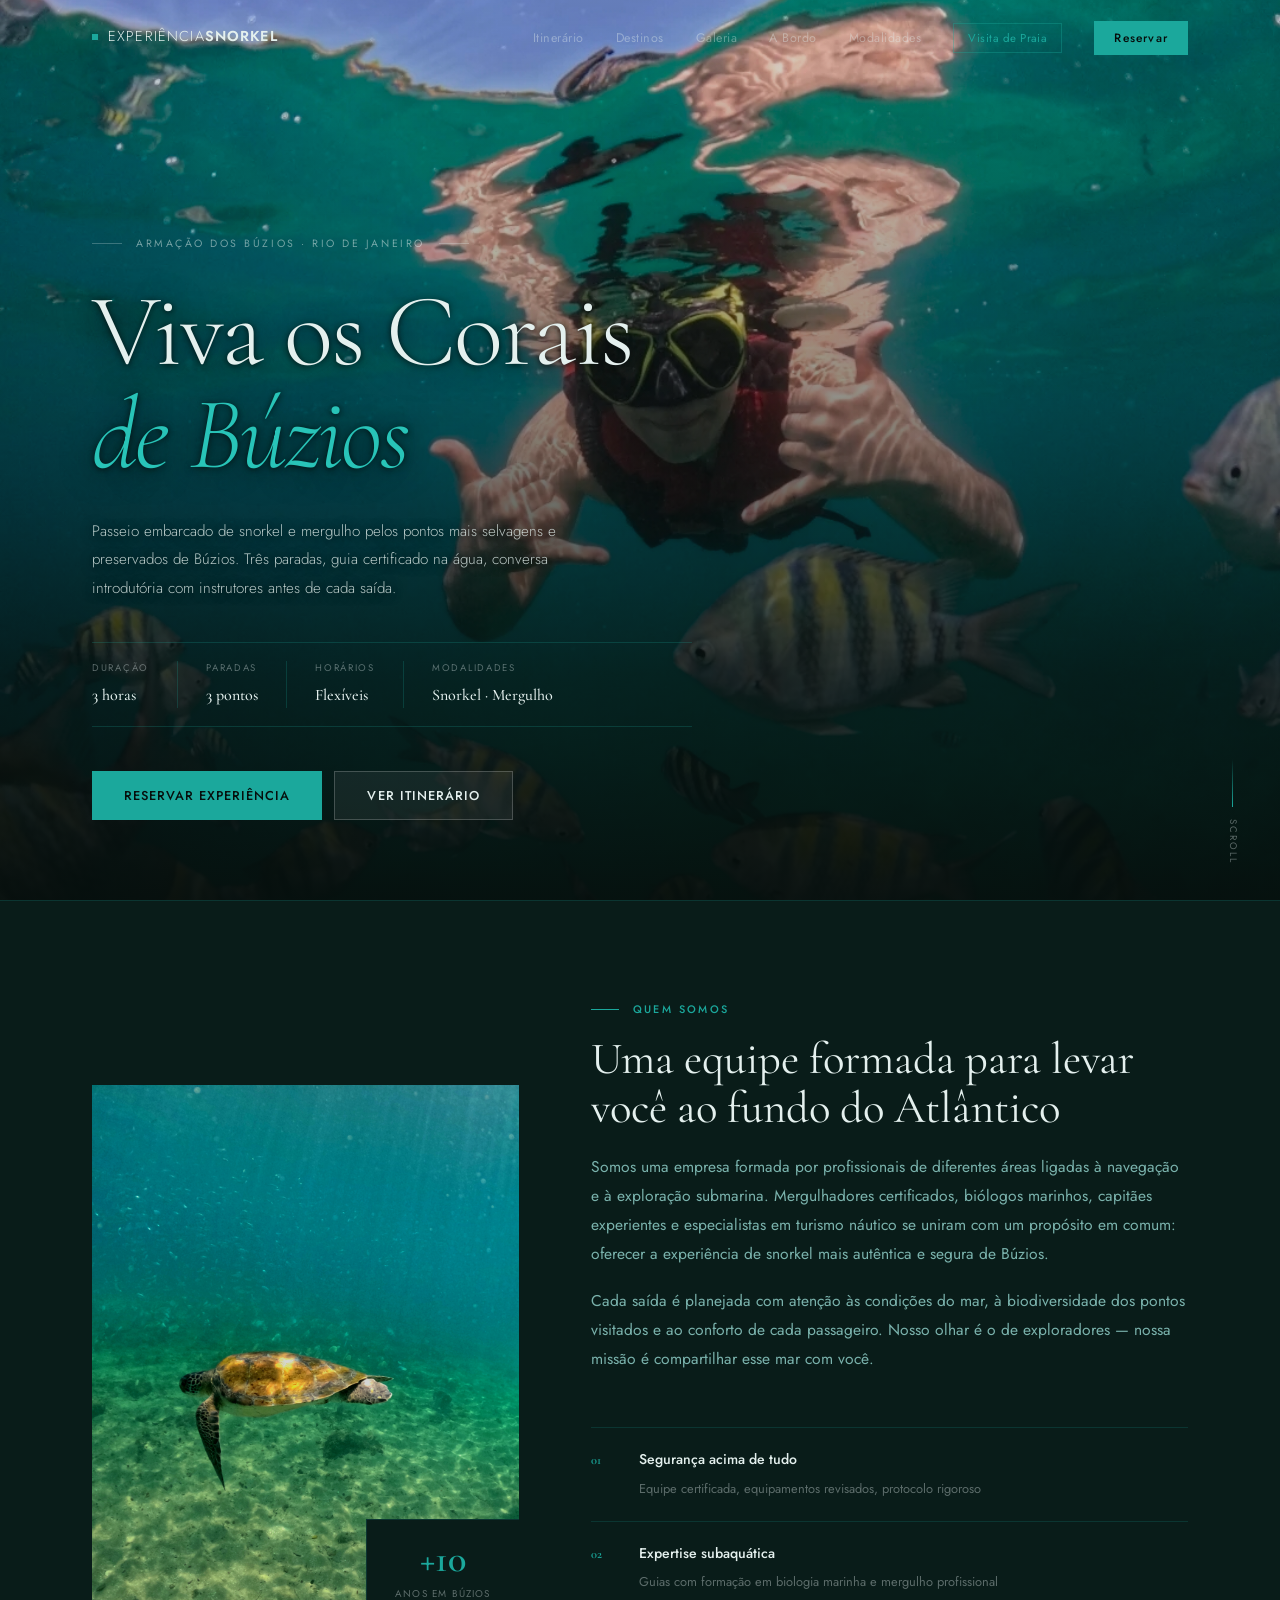
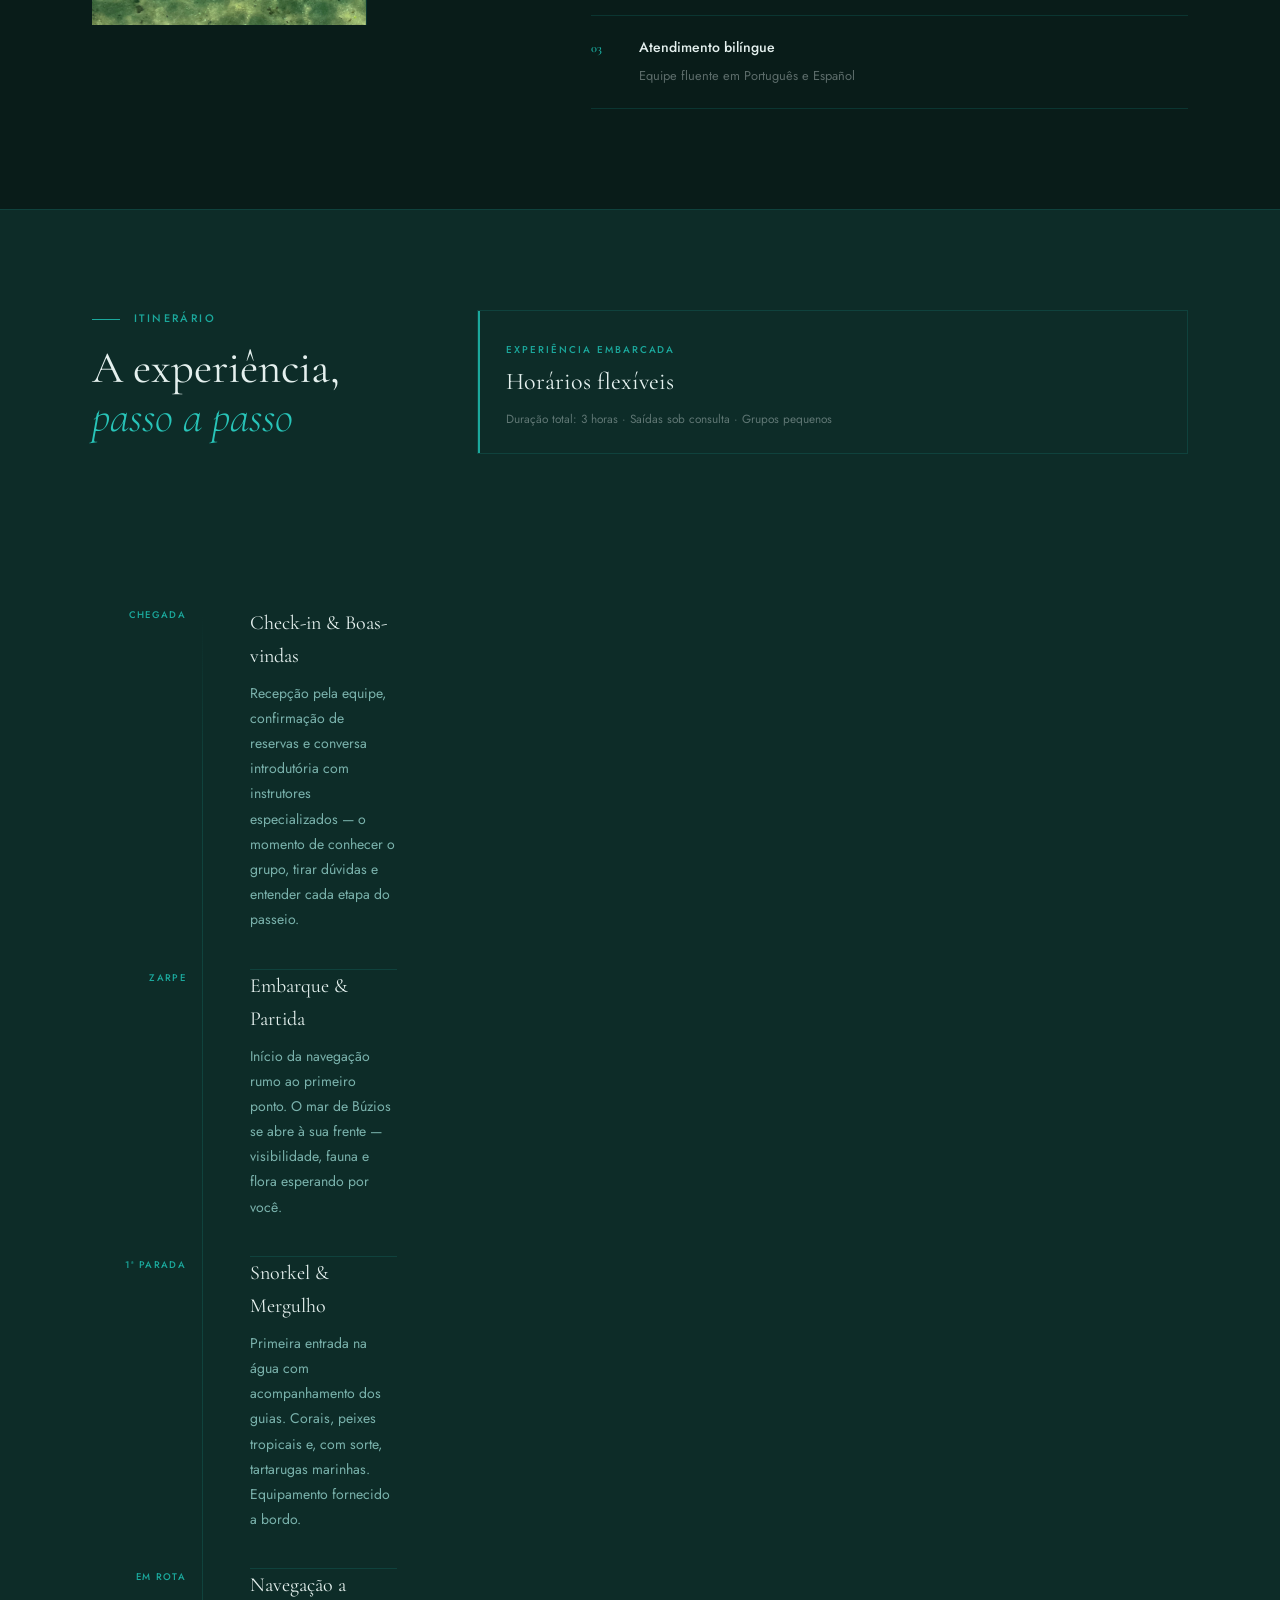
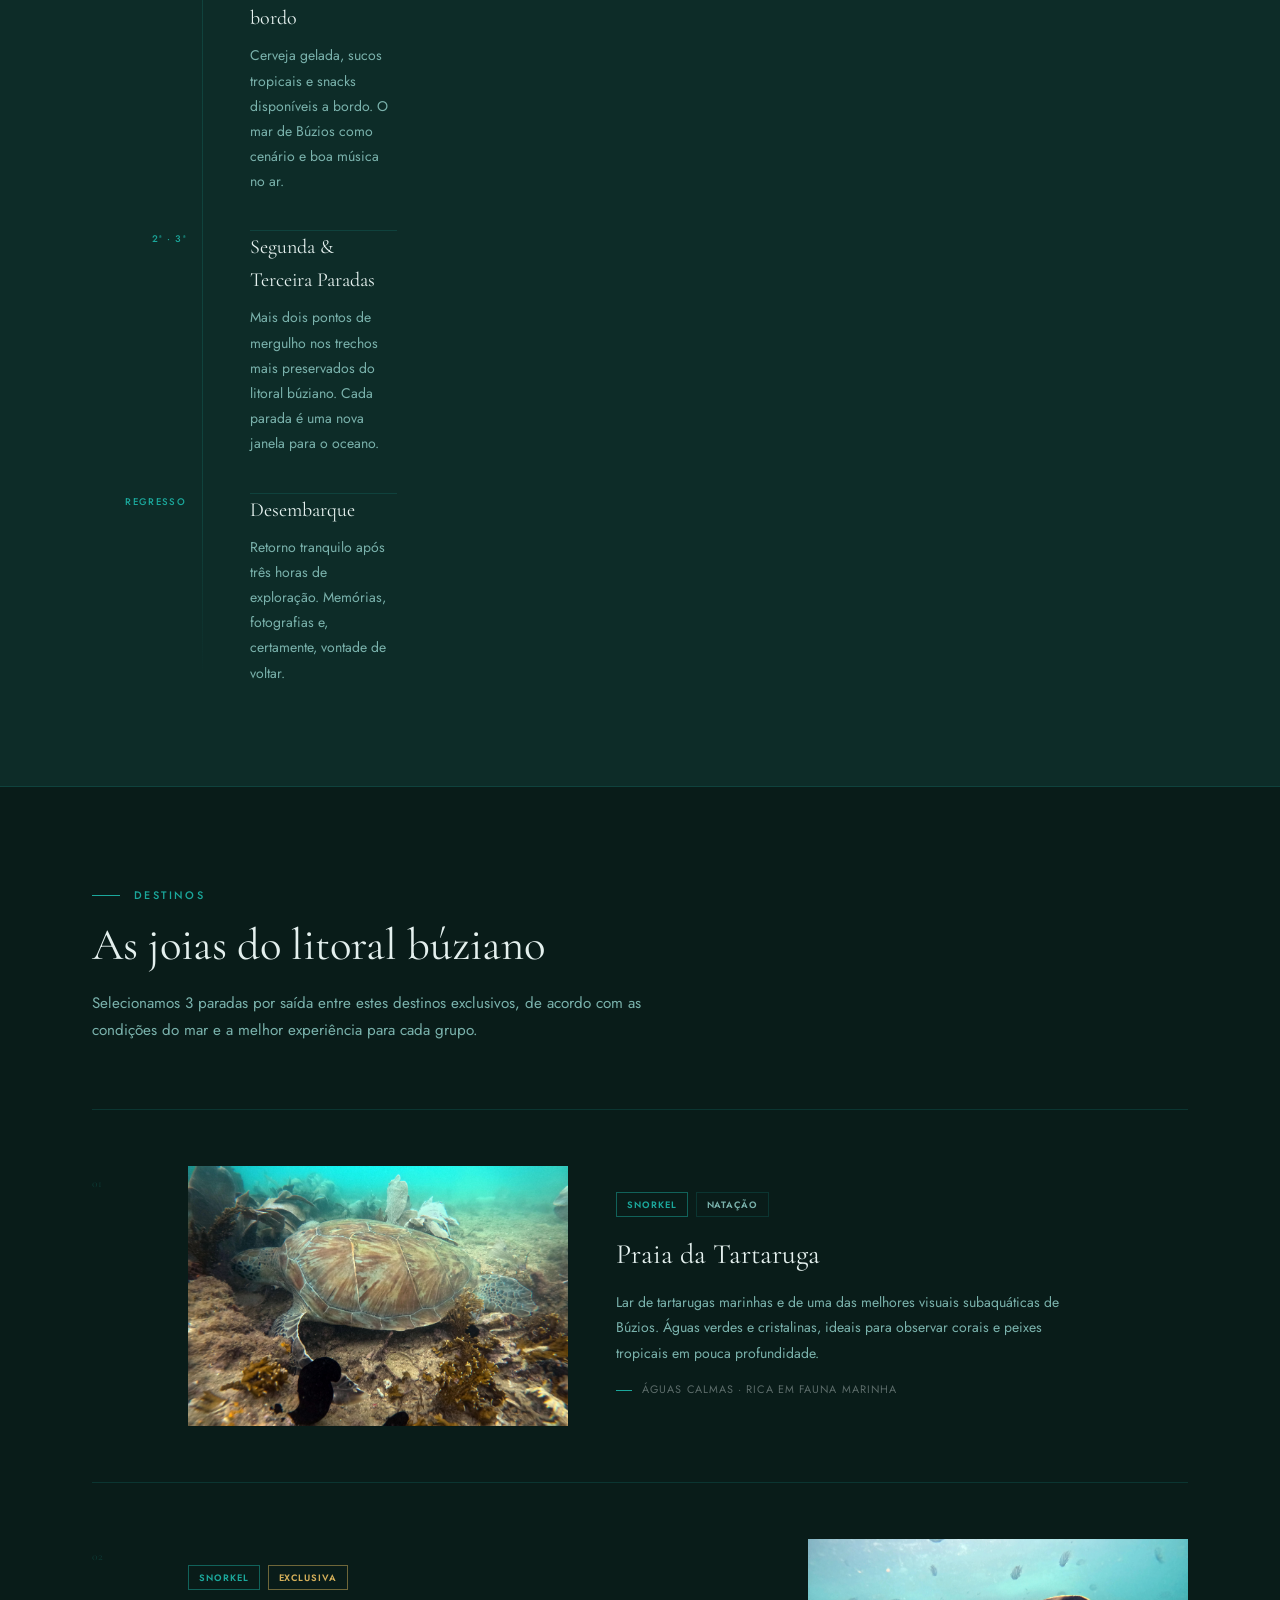
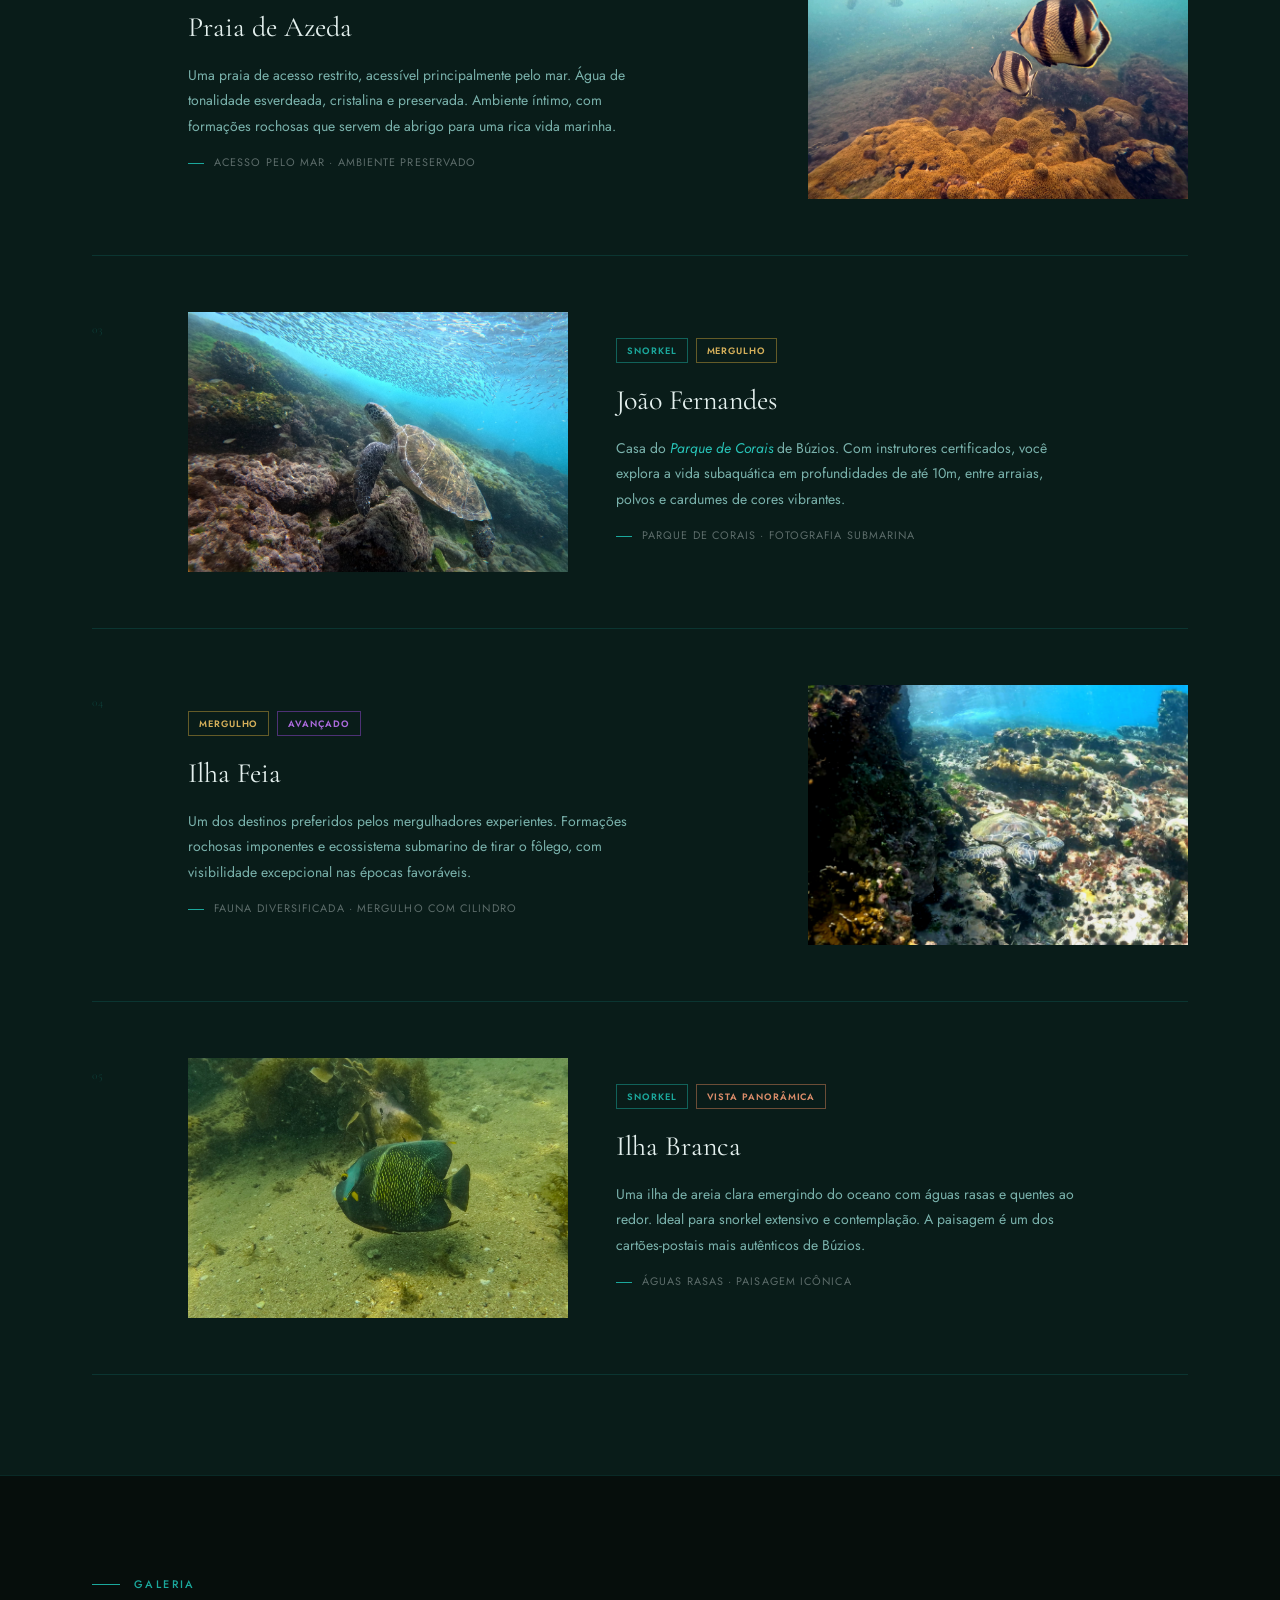
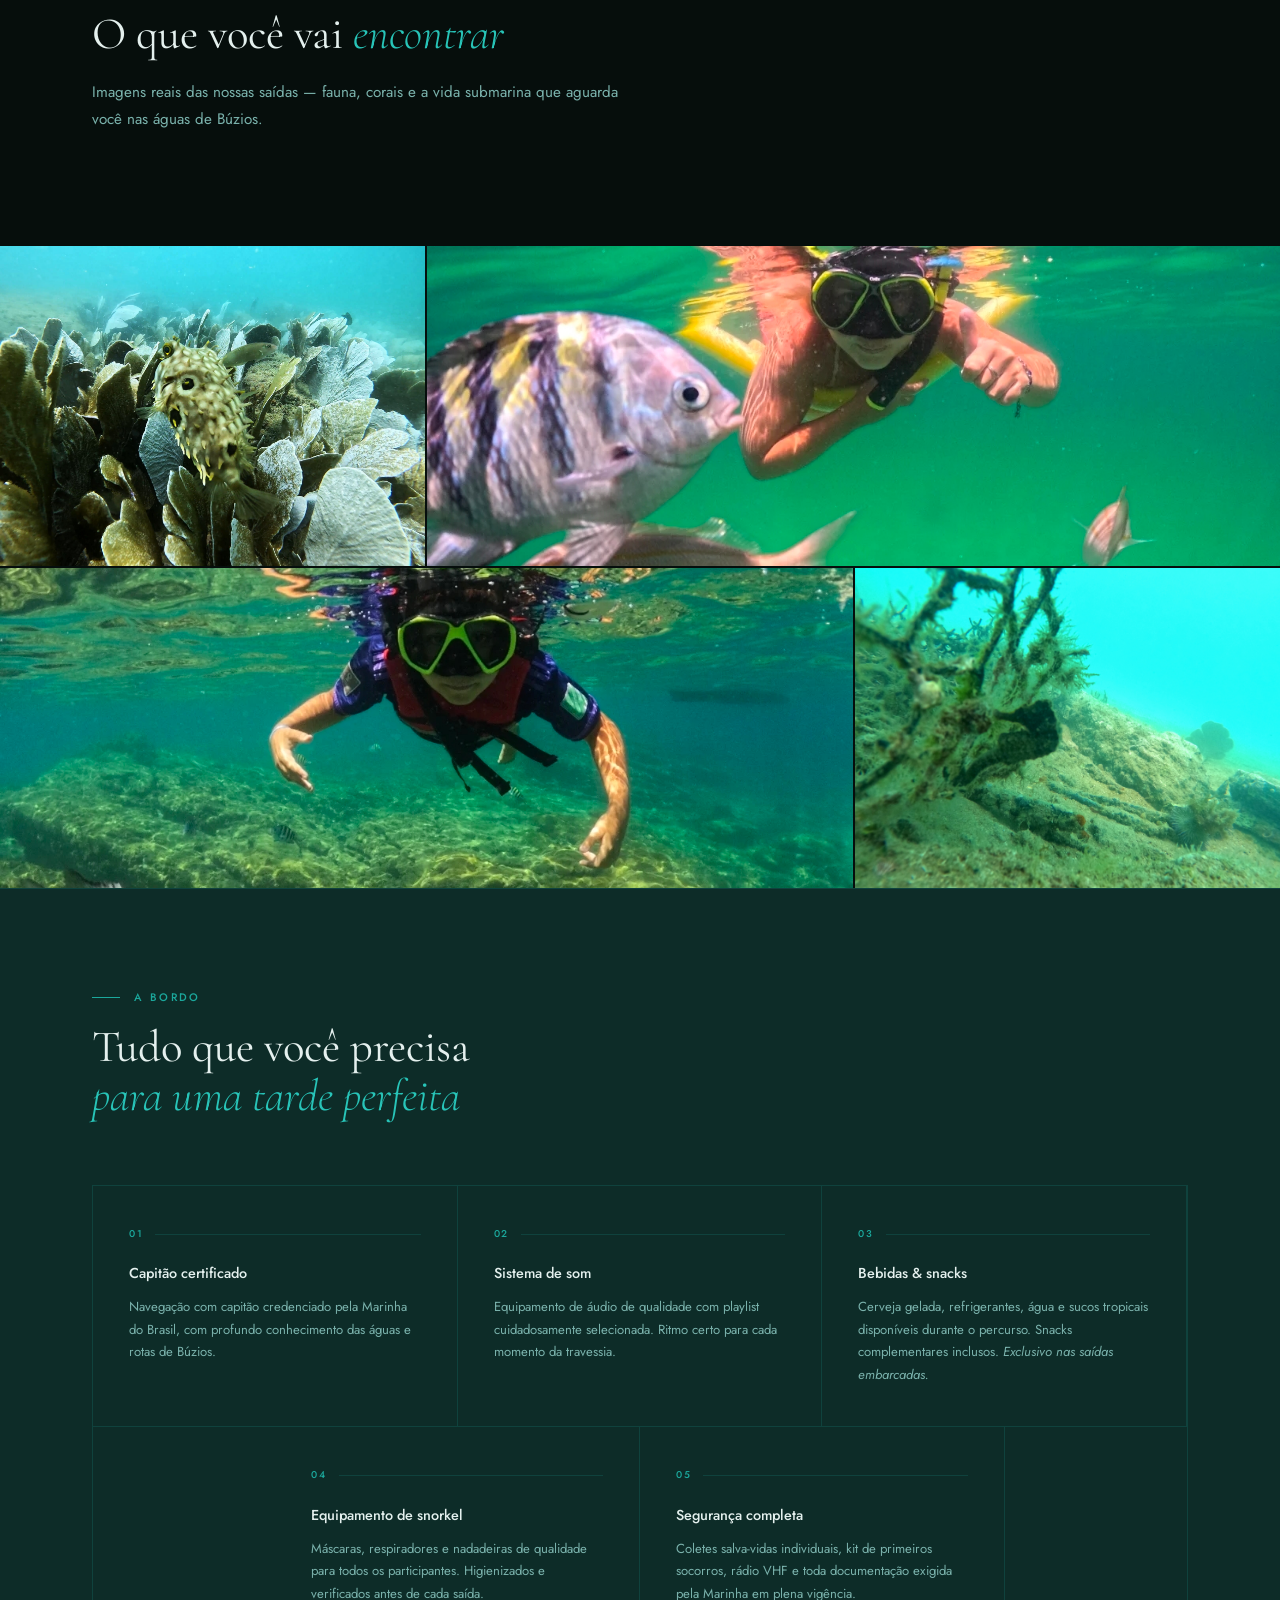
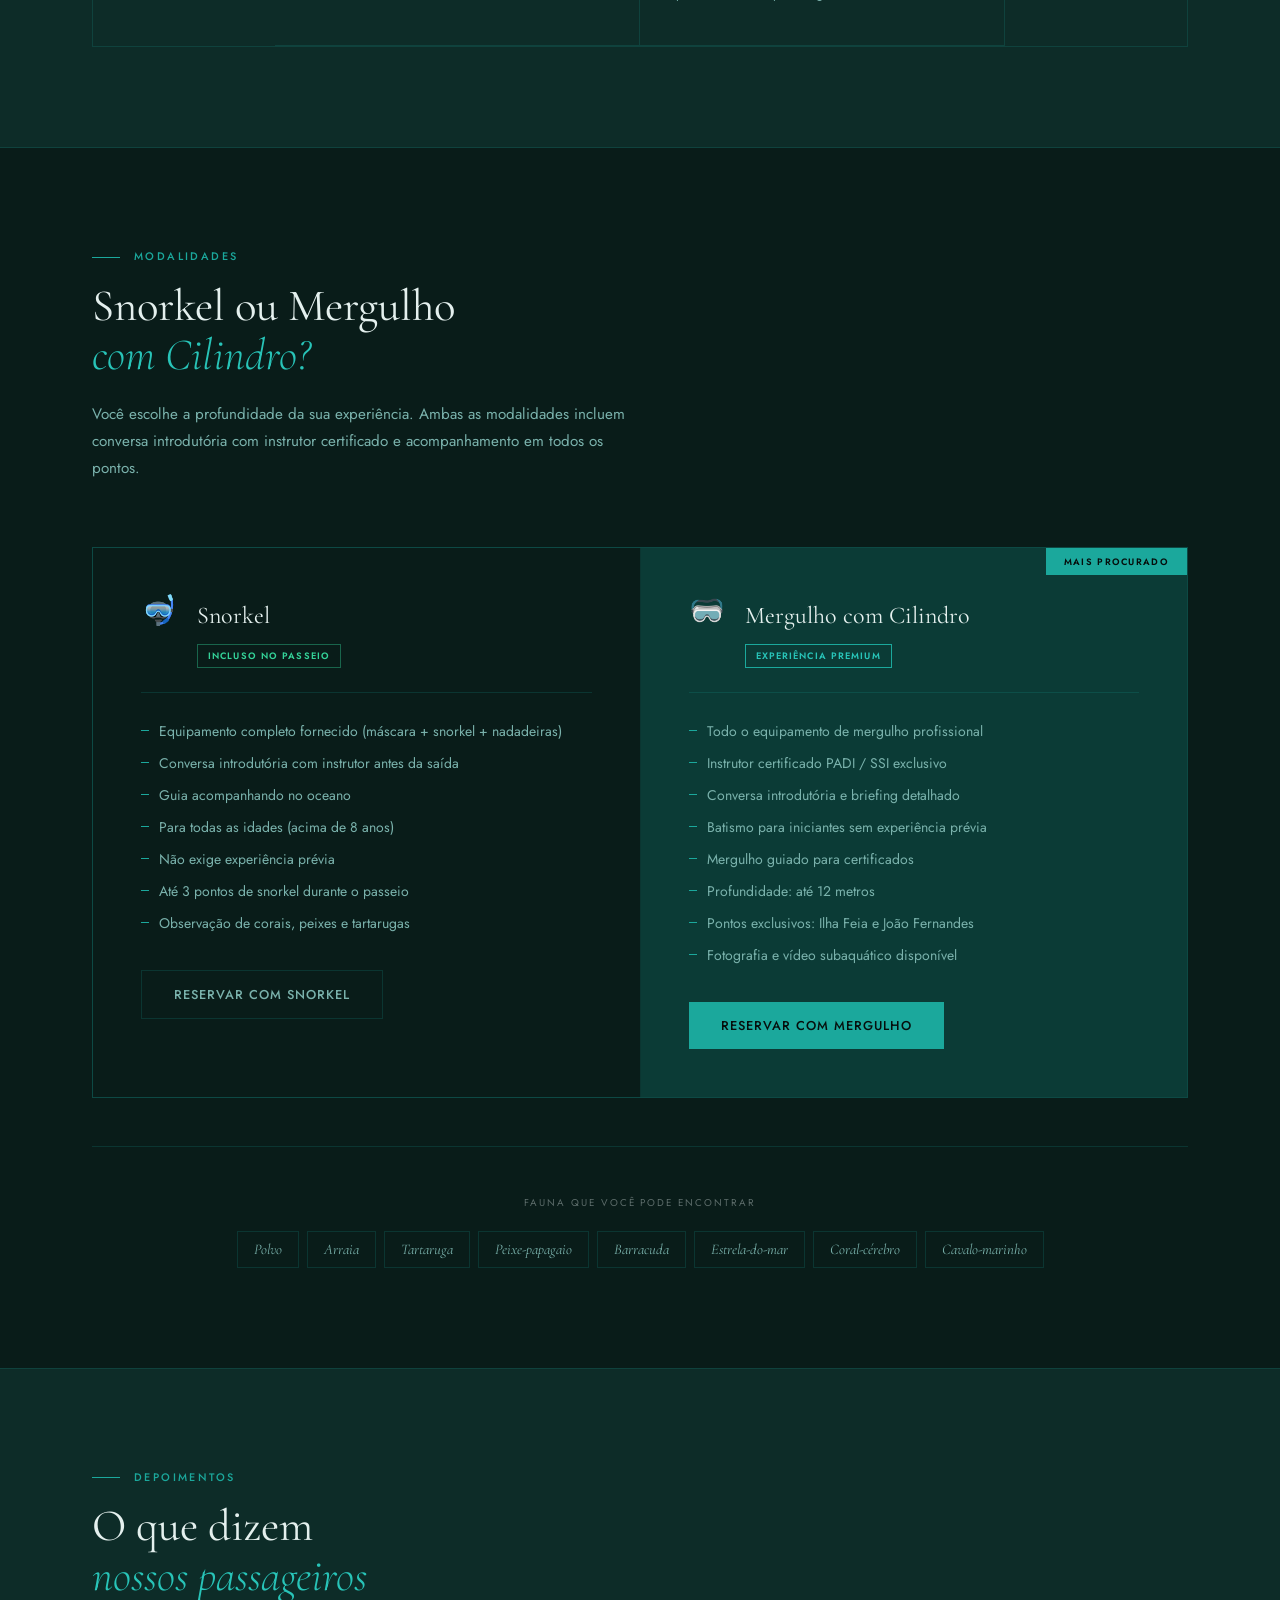
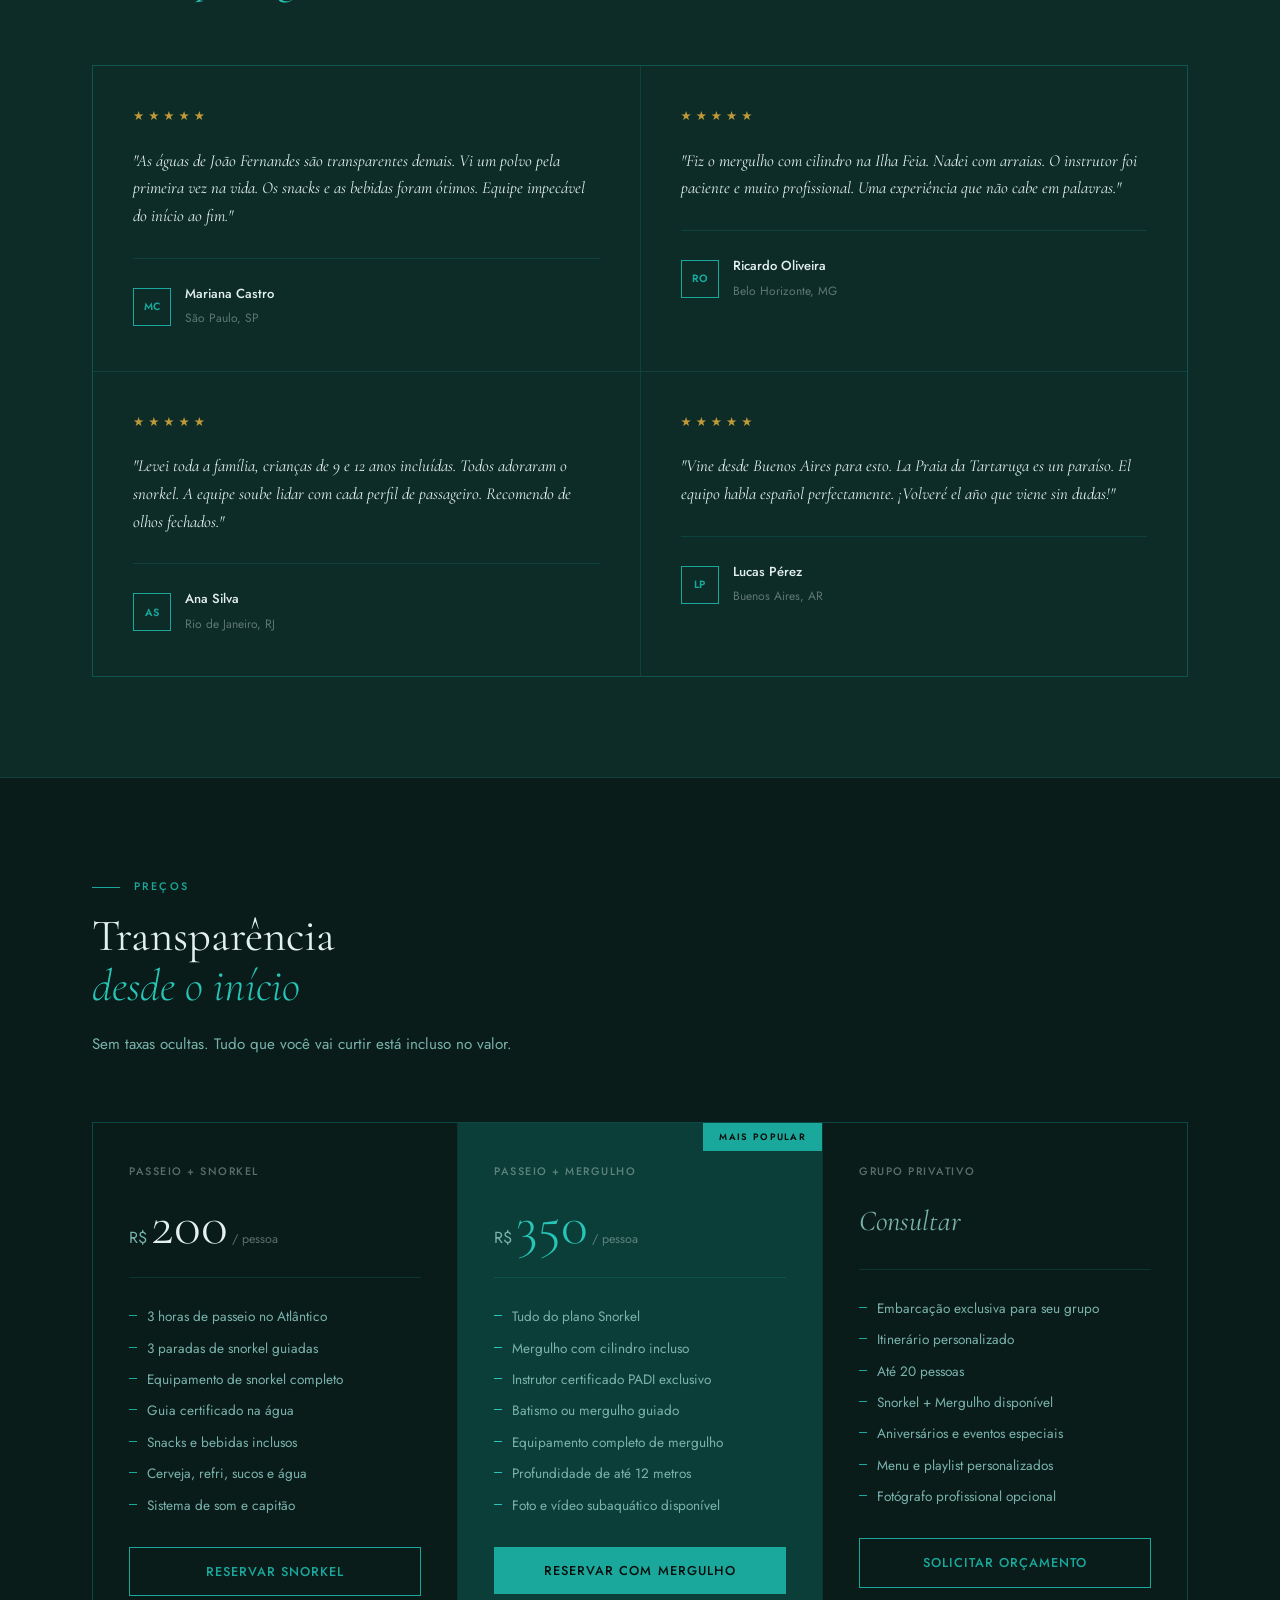
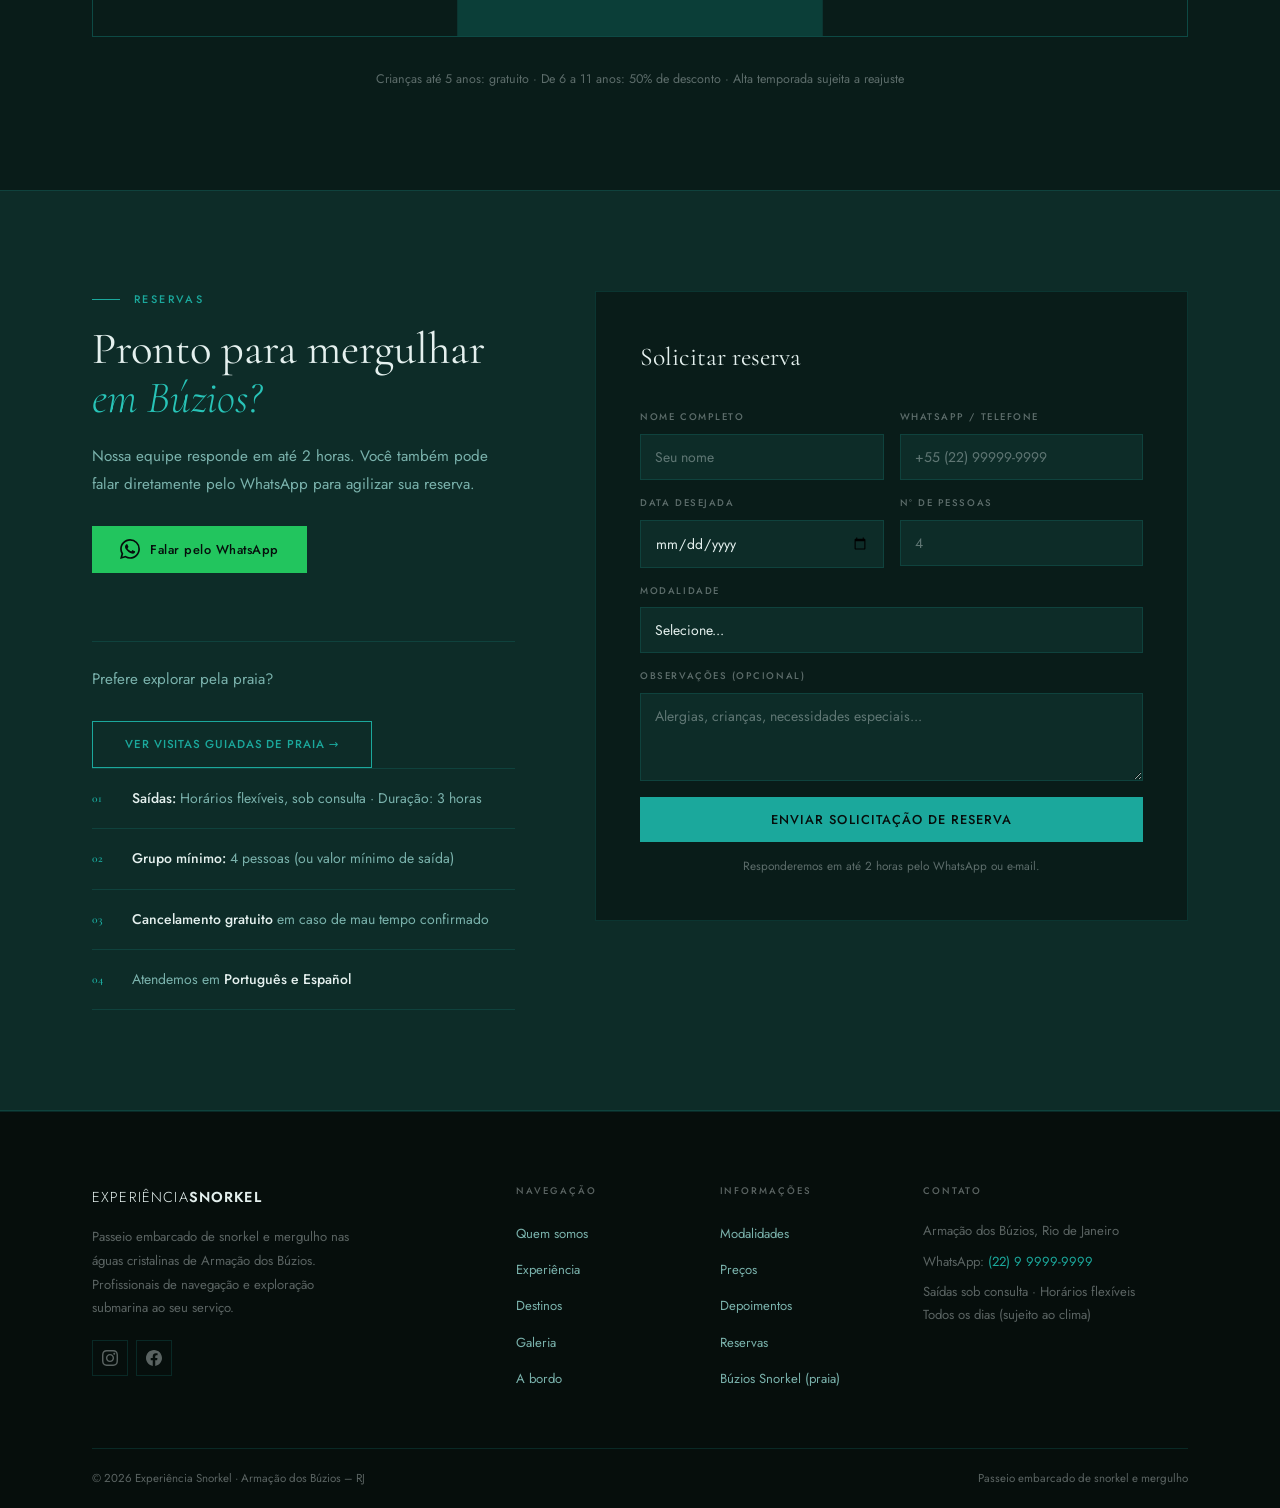
<file: index.html>
<!DOCTYPE html>
<html lang="pt-BR">
<head>
  <meta charset="UTF-8" />
  <meta name="viewport" content="width=device-width, initial-scale=1.0" />
  <title>Experiência Snorkel – Passeio Embarcado em Armação dos Búzios</title>
  <meta name="description" content="Passeio embarcado de snorkel e mergulho em Búzios. Navegue pelos pontos mais preservados do litoral búziano em uma jornada de 3 horas no Atlântico." />
  <link rel="preconnect" href="https://fonts.googleapis.com" />
  <link rel="preconnect" href="https://fonts.gstatic.com" crossorigin />
  <link href="https://fonts.googleapis.com/css2?family=Cormorant+Garamond:ital,wght@0,400;0,600;0,700;1,400;1,600&family=Jost:wght@300;400;500;600&display=swap" rel="stylesheet" />
  <link rel="stylesheet" href="styles.css" />
</head>
<body>

  <!-- ===== NAVIGATION ===== -->
  <nav class="nav" id="nav">
    <div class="nav__container">
      <a href="#hero" class="nav__logo">
        <span class="nav__logo-mark"></span>
        <span>Experiência<strong>Snorkel</strong></span>
      </a>
      <ul class="nav__links">
        <li><a href="#passeio">Itinerário</a></li>
        <li><a href="#pontos">Destinos</a></li>
        <li><a href="#galeria">Galeria</a></li>
        <li><a href="#barco">A Bordo</a></li>
        <li><a href="#snorkel">Modalidades</a></li>
        <li><a href="buzios-snorkel.html" class="nav__sister">Visita de Praia</a></li>
        <li><a href="#reservar" class="nav__cta">Reservar</a></li>
      </ul>
      <button class="nav__burger" id="burger" aria-label="Abrir menu">
        <span></span><span></span><span></span>
      </button>
    </div>
    <div class="nav__mobile" id="mobileMenu">
      <a href="#passeio" class="nav__mobile-link">Itinerário</a>
      <a href="#pontos" class="nav__mobile-link">Destinos</a>
      <a href="#galeria" class="nav__mobile-link">Galeria</a>
      <a href="#barco" class="nav__mobile-link">A Bordo</a>
      <a href="#snorkel" class="nav__mobile-link">Modalidades</a>
      <a href="buzios-snorkel.html" class="nav__mobile-link">Visita de Praia (Búzios Snorkel)</a>
      <a href="#reservar" class="nav__mobile-cta">Reservar Agora</a>
    </div>
  </nav>

  <!-- ===== HERO ===== -->
  <section class="hero" id="hero">
    <div class="hero__bg" style="background-image: url('images/hero.jpg')"></div>
    <div class="hero__content">
      <div class="hero__eyebrow">
        <span class="hero__line"></span>
        <span>Armação dos Búzios · Rio de Janeiro</span>
        <span class="hero__line"></span>
      </div>
      <h1 class="hero__title">Viva os Corais<br/><em>de Búzios</em></h1>
      <p class="hero__subtitle">Passeio embarcado de snorkel e mergulho pelos pontos mais selvagens e preservados de Búzios. Três paradas, guia certificado na água, conversa introdutória com instrutores antes de cada saída.</p>
      <div class="hero__meta">
        <div class="hero__meta-item">
          <span class="hero__meta-label">Duração</span>
          <span class="hero__meta-value">3 horas</span>
        </div>
        <div class="hero__meta-sep"></div>
        <div class="hero__meta-item">
          <span class="hero__meta-label">Paradas</span>
          <span class="hero__meta-value">3 pontos</span>
        </div>
        <div class="hero__meta-sep"></div>
        <div class="hero__meta-item">
          <span class="hero__meta-label">Horários</span>
          <span class="hero__meta-value">Flexíveis</span>
        </div>
        <div class="hero__meta-sep"></div>
        <div class="hero__meta-item">
          <span class="hero__meta-label">Modalidades</span>
          <span class="hero__meta-value">Snorkel · Mergulho</span>
        </div>
      </div>
      <div class="hero__actions">
        <a href="#reservar" class="btn btn--primary">Reservar experiência</a>
        <a href="#passeio" class="btn btn--ghost">Ver itinerário</a>
      </div>
    </div>
    <div class="hero__scroll-hint">Scroll</div>
  </section>

  <!-- ===== SOBRE ===== -->
  <section class="about" id="about">
    <div class="container">
      <div class="about__grid">
        <div class="about__visual">
          <img src="images/about.jpg" alt="Tartaruga marinha nas águas cristalinas de Búzios" />
          <div class="about__stat">
            <span class="about__stat-num">+10</span>
            <span class="about__stat-label">anos em Búzios</span>
          </div>
        </div>
        <div class="about__text">
          <div class="section-eyebrow">Quem somos</div>
          <h2 class="section-title">Uma equipe formada para levar você ao fundo do Atlântico</h2>
          <p>Somos uma empresa formada por profissionais de diferentes áreas ligadas à navegação e à exploração submarina. Mergulhadores certificados, biólogos marinhos, capitães experientes e especialistas em turismo náutico se uniram com um propósito em comum: oferecer a experiência de snorkel mais autêntica e segura de Búzios.</p>
          <p>Cada saída é planejada com atenção às condições do mar, à biodiversidade dos pontos visitados e ao conforto de cada passageiro. Nosso olhar é o de exploradores — nossa missão é compartilhar esse mar com você.</p>
          <ul class="about__pillars">
            <li>
              <div class="about__pillar-icon">01</div>
              <div>
                <strong>Segurança acima de tudo</strong>
                <span>Equipe certificada, equipamentos revisados, protocolo rigoroso</span>
              </div>
            </li>
            <li>
              <div class="about__pillar-icon">02</div>
              <div>
                <strong>Expertise subaquática</strong>
                <span>Guias com formação em biologia marinha e mergulho profissional</span>
              </div>
            </li>
            <li>
              <div class="about__pillar-icon">03</div>
              <div>
                <strong>Atendimento bilíngue</strong>
                <span>Equipe fluente em Português e Español</span>
              </div>
            </li>
          </ul>
        </div>
      </div>
    </div>
  </section>

  <!-- ===== EXPERIÊNCIA / TIMELINE ===== -->
  <section class="tour" id="passeio">
    <div class="container">
      <div class="section-header section-header--left">
        <div class="section-eyebrow">Itinerário</div>
        <h2 class="section-title">A experiência,<br/><em>passo a passo</em></h2>
      </div>
      <div class="timeline__departures">
        <span class="timeline__dep-label">Experiência embarcada</span>
        <div class="timeline__dep-options">
          <span>Horários flexíveis</span>
        </div>
        <p class="timeline__dep-note">Duração total: 3 horas · Saídas sob consulta · Grupos pequenos</p>
      </div>

      <div class="timeline">
        <div class="timeline__track"></div>

        <div class="timeline__item">
          <div class="timeline__marker"><span>Chegada</span></div>
          <div class="timeline__body">
            <h3>Check-in & Boas-vindas</h3>
            <p>Recepção pela equipe, confirmação de reservas e conversa introdutória com instrutores especializados — o momento de conhecer o grupo, tirar dúvidas e entender cada etapa do passeio.</p>
          </div>
        </div>

        <div class="timeline__item">
          <div class="timeline__marker"><span>Zarpe</span></div>
          <div class="timeline__body">
            <h3>Embarque & Partida</h3>
            <p>Início da navegação rumo ao primeiro ponto. O mar de Búzios se abre à sua frente — visibilidade, fauna e flora esperando por você.</p>
          </div>
        </div>

        <div class="timeline__item">
          <div class="timeline__marker"><span>1ª Parada</span></div>
          <div class="timeline__body">
            <h3>Snorkel & Mergulho</h3>
            <p>Primeira entrada na água com acompanhamento dos guias. Corais, peixes tropicais e, com sorte, tartarugas marinhas. Equipamento fornecido a bordo.</p>
          </div>
        </div>

        <div class="timeline__item">
          <div class="timeline__marker"><span>Em rota</span></div>
          <div class="timeline__body">
            <h3>Navegação a bordo</h3>
            <p>Cerveja gelada, sucos tropicais e snacks disponíveis a bordo. O mar de Búzios como cenário e boa música no ar.</p>
          </div>
        </div>

        <div class="timeline__item">
          <div class="timeline__marker"><span>2ª · 3ª</span></div>
          <div class="timeline__body">
            <h3>Segunda & Terceira Paradas</h3>
            <p>Mais dois pontos de mergulho nos trechos mais preservados do litoral búziano. Cada parada é uma nova janela para o oceano.</p>
          </div>
        </div>

        <div class="timeline__item">
          <div class="timeline__marker"><span>Regresso</span></div>
          <div class="timeline__body">
            <h3>Desembarque</h3>
            <p>Retorno tranquilo após três horas de exploração. Memórias, fotografias e, certamente, vontade de voltar.</p>
          </div>
        </div>
      </div>
    </div>
  </section>

  <!-- ===== DESTINOS ===== -->
  <section class="spots" id="pontos">
    <div class="container">
      <div class="section-header section-header--left">
        <div class="section-eyebrow">Destinos</div>
        <h2 class="section-title">As joias do litoral búziano</h2>
        <p class="section-desc">Selecionamos 3 paradas por saída entre estes destinos exclusivos, de acordo com as condições do mar e a melhor experiência para cada grupo.</p>
      </div>
      <div class="spots__list">

        <div class="spot">
          <div class="spot__number">01</div>
          <div class="spot__visual">
            <img src="images/spot-tartaruga.jpg" alt="Tartaruga marinha na Praia da Tartaruga" />
          </div>
          <div class="spot__info">
            <div class="spot__tags">
              <span class="stag stag--snorkel">Snorkel</span>
              <span class="stag stag--swim">Natação</span>
            </div>
            <h3>Praia da Tartaruga</h3>
            <p>Lar de tartarugas marinhas e de uma das melhores visuais subaquáticas de Búzios. Águas verdes e cristalinas, ideais para observar corais e peixes tropicais em pouca profundidade.</p>
            <div class="spot__detail">
              <span>Águas calmas · Rica em fauna marinha</span>
            </div>
          </div>
        </div>

        <div class="spot spot--reverse">
          <div class="spot__number">02</div>
          <div class="spot__visual">
            <img src="images/spot-azeda.jpg" alt="Peixes borboleta nos corais de Azeda" />
          </div>
          <div class="spot__info">
            <div class="spot__tags">
              <span class="stag stag--snorkel">Snorkel</span>
              <span class="stag stag--exclusive">Exclusiva</span>
            </div>
            <h3>Praia de Azeda</h3>
            <p>Uma praia de acesso restrito, acessível principalmente pelo mar. Água de tonalidade esverdeada, cristalina e preservada. Ambiente íntimo, com formações rochosas que servem de abrigo para uma rica vida marinha.</p>
            <div class="spot__detail">
              <span>Acesso pelo mar · Ambiente preservado</span>
            </div>
          </div>
        </div>

        <div class="spot">
          <div class="spot__number">03</div>
          <div class="spot__visual">
            <img src="images/spot-joao.jpg" alt="Tartaruga e cardume em João Fernandes" />
          </div>
          <div class="spot__info">
            <div class="spot__tags">
              <span class="stag stag--snorkel">Snorkel</span>
              <span class="stag stag--dive">Mergulho</span>
            </div>
            <h3>João Fernandes</h3>
            <p>Casa do <em>Parque de Corais</em> de Búzios. Com instrutores certificados, você explora a vida subaquática em profundidades de até 10m, entre arraias, polvos e cardumes de cores vibrantes.</p>
            <div class="spot__detail">
              <span>Parque de Corais · Fotografia submarina</span>
            </div>
          </div>
        </div>

        <div class="spot spot--reverse">
          <div class="spot__number">04</div>
          <div class="spot__visual">
            <img src="images/spot-feia.jpg" alt="Recife rochoso da Ilha Feia" />
          </div>
          <div class="spot__info">
            <div class="spot__tags">
              <span class="stag stag--dive">Mergulho</span>
              <span class="stag stag--advanced">Avançado</span>
            </div>
            <h3>Ilha Feia</h3>
            <p>Um dos destinos preferidos pelos mergulhadores experientes. Formações rochosas imponentes e ecossistema submarino de tirar o fôlego, com visibilidade excepcional nas épocas favoráveis.</p>
            <div class="spot__detail">
              <span>Fauna diversificada · Mergulho com cilindro</span>
            </div>
          </div>
        </div>

        <div class="spot">
          <div class="spot__number">05</div>
          <div class="spot__visual">
            <img src="images/spot-branca.jpg" alt="Peixe-anjo nas águas da Ilha Branca" />
          </div>
          <div class="spot__info">
            <div class="spot__tags">
              <span class="stag stag--snorkel">Snorkel</span>
              <span class="stag stag--scenic">Vista panorâmica</span>
            </div>
            <h3>Ilha Branca</h3>
            <p>Uma ilha de areia clara emergindo do oceano com águas rasas e quentes ao redor. Ideal para snorkel extensivo e contemplação. A paisagem é um dos cartões-postais mais autênticos de Búzios.</p>
            <div class="spot__detail">
              <span>Águas rasas · Paisagem icônica</span>
            </div>
          </div>
        </div>

      </div>
    </div>
  </section>

  <!-- ===== GALERIA ===== -->
  <section class="gallery" id="galeria">
    <div class="container">
      <div class="section-header section-header--left">
        <div class="section-eyebrow">Galeria</div>
        <h2 class="section-title">O que você vai <em>encontrar</em></h2>
        <p class="section-desc">Imagens reais das nossas saídas — fauna, corais e a vida submarina que aguarda você nas águas de Búzios.</p>
      </div>
    </div>
    <div class="gallery__grid">
      <div class="gallery__item">
        <img src="images/gallery-3.jpg" alt="Fauna submarina de Búzios" />
      </div>
      <div class="gallery__item">
        <img src="images/gallery-1.jpg" alt="Snorkel em Búzios com peixes" />
      </div>
      <div class="gallery__item">
        <img src="images/gallery-2.jpg" alt="Criança explorando a vida marinha" />
      </div>
      <div class="gallery__item">
        <img src="images/gallery-4.jpg" alt="Fundo do mar em Búzios" />
      </div>
    </div>
  </section>

  <!-- ===== A BORDO ===== -->
  <section class="vessel" id="barco">
    <div class="container">
      <div class="section-header section-header--left">
        <div class="section-eyebrow">A bordo</div>
        <h2 class="section-title">Tudo que você precisa<br/><em>para uma tarde perfeita</em></h2>
      </div>
      <div class="vessel__grid">

        <div class="vessel__feature">
          <div class="vessel__feature-num">01</div>
          <h4>Capitão certificado</h4>
          <p>Navegação com capitão credenciado pela Marinha do Brasil, com profundo conhecimento das águas e rotas de Búzios.</p>
        </div>

        <div class="vessel__feature">
          <div class="vessel__feature-num">02</div>
          <h4>Sistema de som</h4>
          <p>Equipamento de áudio de qualidade com playlist cuidadosamente selecionada. Ritmo certo para cada momento da travessia.</p>
        </div>

        <div class="vessel__feature">
          <div class="vessel__feature-num">03</div>
          <h4>Bebidas & snacks</h4>
          <p>Cerveja gelada, refrigerantes, água e sucos tropicais disponíveis durante o percurso. Snacks complementares inclusos. <em>Exclusivo nas saídas embarcadas.</em></p>
        </div>

        <div class="vessel__feature">
          <div class="vessel__feature-num">04</div>
          <h4>Equipamento de snorkel</h4>
          <p>Máscaras, respiradores e nadadeiras de qualidade para todos os participantes. Higienizados e verificados antes de cada saída.</p>
        </div>

        <div class="vessel__feature">
          <div class="vessel__feature-num">05</div>
          <h4>Segurança completa</h4>
          <p>Coletes salva-vidas individuais, kit de primeiros socorros, rádio VHF e toda documentação exigida pela Marinha em plena vigência.</p>
        </div>

      </div>
    </div>
  </section>

  <!-- ===== SNORKEL & MERGULHO ===== -->
  <section class="snorkel" id="snorkel">
    <div class="container">
      <div class="section-header section-header--left">
        <div class="section-eyebrow">Modalidades</div>
        <h2 class="section-title">Snorkel ou Mergulho<br/><em>com Cilindro?</em></h2>
        <p class="section-desc">Você escolhe a profundidade da sua experiência. Ambas as modalidades incluem conversa introdutória com instrutor certificado e acompanhamento em todos os pontos.</p>
      </div>
      <div class="modalities">

        <div class="modality">
          <div class="modality__header">
            <span class="modality__icon">🤿</span>
            <div>
              <h3>Snorkel</h3>
              <span class="modality__badge modality__badge--green">Incluso no passeio</span>
            </div>
          </div>
          <ul class="modality__list">
            <li>Equipamento completo fornecido (máscara + snorkel + nadadeiras)</li>
            <li>Conversa introdutória com instrutor antes da saída</li>
            <li>Guia acompanhando no oceano</li>
            <li>Para todas as idades (acima de 8 anos)</li>
            <li>Não exige experiência prévia</li>
            <li>Até 3 pontos de snorkel durante o passeio</li>
            <li>Observação de corais, peixes e tartarugas</li>
          </ul>
          <a href="#reservar" class="btn btn--outline">Reservar com Snorkel</a>
        </div>

        <div class="modality modality--featured">
          <div class="modality__featured-tag">Mais procurado</div>
          <div class="modality__header">
            <span class="modality__icon">🥽</span>
            <div>
              <h3>Mergulho com Cilindro</h3>
              <span class="modality__badge modality__badge--teal">Experiência Premium</span>
            </div>
          </div>
          <ul class="modality__list">
            <li>Todo o equipamento de mergulho profissional</li>
            <li>Instrutor certificado PADI / SSI exclusivo</li>
            <li>Conversa introdutória e briefing detalhado</li>
            <li>Batismo para iniciantes sem experiência prévia</li>
            <li>Mergulho guiado para certificados</li>
            <li>Profundidade: até 12 metros</li>
            <li>Pontos exclusivos: Ilha Feia e João Fernandes</li>
            <li>Fotografia e vídeo subaquático disponível</li>
          </ul>
          <a href="#reservar" class="btn btn--primary">Reservar com Mergulho</a>
        </div>

      </div>

      <div class="fauna-note">
        <div class="fauna-note__label">Fauna que você pode encontrar</div>
        <div class="fauna-note__list">
          <span>Polvo</span><span>Arraia</span><span>Tartaruga</span><span>Peixe-papagaio</span><span>Barracuda</span><span>Estrela-do-mar</span><span>Coral-cérebro</span><span>Cavalo-marinho</span>
        </div>
      </div>
    </div>
  </section>

  <!-- ===== DEPOIMENTOS ===== -->
  <section class="reviews" id="reviews">
    <div class="container">
      <div class="section-header section-header--left">
        <div class="section-eyebrow">Depoimentos</div>
        <h2 class="section-title">O que dizem<br/><em>nossos passageiros</em></h2>
      </div>
      <div class="reviews__grid">

        <div class="review">
          <div class="review__stars">★★★★★</div>
          <blockquote>"As águas de João Fernandes são transparentes demais. Vi um polvo pela primeira vez na vida. Os snacks e as bebidas foram ótimos. Equipe impecável do início ao fim."</blockquote>
          <div class="review__author">
            <div class="review__avatar">MC</div>
            <div>
              <strong>Mariana Castro</strong>
              <span>São Paulo, SP</span>
            </div>
          </div>
        </div>

        <div class="review">
          <div class="review__stars">★★★★★</div>
          <blockquote>"Fiz o mergulho com cilindro na Ilha Feia. Nadei com arraias. O instrutor foi paciente e muito profissional. Uma experiência que não cabe em palavras."</blockquote>
          <div class="review__author">
            <div class="review__avatar">RO</div>
            <div>
              <strong>Ricardo Oliveira</strong>
              <span>Belo Horizonte, MG</span>
            </div>
          </div>
        </div>

        <div class="review">
          <div class="review__stars">★★★★★</div>
          <blockquote>"Levei toda a família, crianças de 9 e 12 anos incluídas. Todos adoraram o snorkel. A equipe soube lidar com cada perfil de passageiro. Recomendo de olhos fechados."</blockquote>
          <div class="review__author">
            <div class="review__avatar">AS</div>
            <div>
              <strong>Ana Silva</strong>
              <span>Rio de Janeiro, RJ</span>
            </div>
          </div>
        </div>

        <div class="review">
          <div class="review__stars">★★★★★</div>
          <blockquote>"Vine desde Buenos Aires para esto. La Praia da Tartaruga es un paraíso. El equipo habla español perfectamente. ¡Volveré el año que viene sin dudas!"</blockquote>
          <div class="review__author">
            <div class="review__avatar">LP</div>
            <div>
              <strong>Lucas Pérez</strong>
              <span>Buenos Aires, AR</span>
            </div>
          </div>
        </div>

      </div>
    </div>
  </section>

  <!-- ===== PREÇOS ===== -->
  <section class="pricing" id="precos">
    <div class="container">
      <div class="section-header section-header--left">
        <div class="section-eyebrow">Preços</div>
        <h2 class="section-title">Transparência<br/><em>desde o início</em></h2>
        <p class="section-desc">Sem taxas ocultas. Tudo que você vai curtir está incluso no valor.</p>
      </div>
      <div class="pricing__row">

        <div class="pricing-card">
          <div class="pricing-card__top">
            <h3>Passeio + Snorkel</h3>
            <div class="pricing-card__price">
              <span class="pricing-card__currency">R$</span>
              <span class="pricing-card__value">200</span>
              <span class="pricing-card__per">/ pessoa</span>
            </div>
          </div>
          <ul class="pricing-card__list">
            <li>3 horas de passeio no Atlântico</li>
            <li>3 paradas de snorkel guiadas</li>
            <li>Equipamento de snorkel completo</li>
            <li>Guia certificado na água</li>
            <li>Snacks e bebidas inclusos</li>
            <li>Cerveja, refri, sucos e água</li>
            <li>Sistema de som e capitão</li>
          </ul>
          <a href="#reservar" class="btn btn--outline btn--full">Reservar Snorkel</a>
        </div>

        <div class="pricing-card pricing-card--featured">
          <div class="pricing-card__badge">Mais popular</div>
          <div class="pricing-card__top">
            <h3>Passeio + Mergulho</h3>
            <div class="pricing-card__price">
              <span class="pricing-card__currency">R$</span>
              <span class="pricing-card__value">350</span>
              <span class="pricing-card__per">/ pessoa</span>
            </div>
          </div>
          <ul class="pricing-card__list">
            <li>Tudo do plano Snorkel</li>
            <li>Mergulho com cilindro incluso</li>
            <li>Instrutor certificado PADI exclusivo</li>
            <li>Batismo ou mergulho guiado</li>
            <li>Equipamento completo de mergulho</li>
            <li>Profundidade de até 12 metros</li>
            <li>Foto e vídeo subaquático disponível</li>
          </ul>
          <a href="#reservar" class="btn btn--primary btn--full">Reservar com Mergulho</a>
        </div>

        <div class="pricing-card">
          <div class="pricing-card__top">
            <h3>Grupo Privativo</h3>
            <div class="pricing-card__price pricing-card__price--consult">
              <span>Consultar</span>
            </div>
          </div>
          <ul class="pricing-card__list">
            <li>Embarcação exclusiva para seu grupo</li>
            <li>Itinerário personalizado</li>
            <li>Até 20 pessoas</li>
            <li>Snorkel + Mergulho disponível</li>
            <li>Aniversários e eventos especiais</li>
            <li>Menu e playlist personalizados</li>
            <li>Fotógrafo profissional opcional</li>
          </ul>
          <a href="#reservar" class="btn btn--outline btn--full">Solicitar Orçamento</a>
        </div>

      </div>
      <p class="pricing__note">Crianças até 5 anos: gratuito · De 6 a 11 anos: 50% de desconto · Alta temporada sujeita a reajuste</p>
    </div>
  </section>

  <!-- ===== RESERVAR ===== -->
  <section class="booking" id="reservar">
    <div class="container">
      <div class="booking__grid">
        <div class="booking__info">
          <div class="section-eyebrow">Reservas</div>
          <h2 class="section-title">Pronto para mergulhar<br/><em>em Búzios?</em></h2>
          <p>Nossa equipe responde em até 2 horas. Você também pode falar diretamente pelo WhatsApp para agilizar sua reserva.</p>
          <a href="https://wa.me/5522999999999?text=Olá!%20Quero%20reservar%20uma%20experiência%20em%20Búzios%20Snorkel!" class="booking__whatsapp" target="_blank" rel="noopener">
            <svg width="20" height="20" viewBox="0 0 24 24" fill="currentColor"><path d="M17.472 14.382c-.297-.149-1.758-.867-2.03-.967-.273-.099-.471-.148-.67.15-.197.297-.767.966-.94 1.164-.173.199-.347.223-.644.075-.297-.15-1.255-.463-2.39-1.475-.883-.788-1.48-1.761-1.653-2.059-.173-.297-.018-.458.13-.606.134-.133.298-.347.446-.52.149-.174.198-.298.298-.497.099-.198.05-.371-.025-.52-.075-.149-.669-1.612-.916-2.207-.242-.579-.487-.5-.669-.51-.173-.008-.371-.01-.57-.01-.198 0-.52.074-.792.372-.272.297-1.04 1.016-1.04 2.479 0 1.462 1.065 2.875 1.213 3.074.149.198 2.096 3.2 5.077 4.487.709.306 1.262.489 1.694.625.712.227 1.36.195 1.871.118.571-.085 1.758-.719 2.006-1.413.248-.694.248-1.289.173-1.413-.074-.124-.272-.198-.57-.347m-5.421 7.403h-.004a9.87 9.87 0 01-5.031-1.378l-.361-.214-3.741.982.998-3.648-.235-.374a9.86 9.86 0 01-1.51-5.26c.001-5.45 4.436-9.884 9.888-9.884 2.64 0 5.122 1.03 6.988 2.898a9.825 9.825 0 012.893 6.994c-.003 5.45-4.437 9.884-9.885 9.884m8.413-18.297A11.815 11.815 0 0012.05 0C5.495 0 .16 5.335.157 11.892c0 2.096.547 4.142 1.588 5.945L.057 24l6.305-1.654a11.882 11.882 0 005.683 1.448h.005c6.554 0 11.89-5.335 11.893-11.893a11.821 11.821 0 00-3.48-8.413z"/></svg>
            Falar pelo WhatsApp
          </a>
          <div class="booking__sister">
            <p>Prefere explorar pela praia?</p>
            <a href="buzios-snorkel.html" class="btn btn--outline">Ver visitas guiadas de praia →</a>
          </div>
          <div class="booking__details">
            <div class="booking__detail">
              <span class="booking__detail-num">01</span>
              <div>
                <strong>Saídas:</strong> Horários flexíveis, sob consulta · Duração: 3 horas
              </div>
            </div>
            <div class="booking__detail">
              <span class="booking__detail-num">02</span>
              <div>
                <strong>Grupo mínimo:</strong> 4 pessoas (ou valor mínimo de saída)
              </div>
            </div>
            <div class="booking__detail">
              <span class="booking__detail-num">03</span>
              <div>
                <strong>Cancelamento gratuito</strong> em caso de mau tempo confirmado
              </div>
            </div>
            <div class="booking__detail">
              <span class="booking__detail-num">04</span>
              <div>
                Atendemos em <strong>Português e Español</strong>
              </div>
            </div>
          </div>
        </div>

        <div class="booking__form-wrap">
          <form class="booking__form" id="bookingForm">
            <h3>Solicitar reserva</h3>
            <div class="form__row">
              <div class="form__group">
                <label for="name">Nome completo</label>
                <input type="text" id="name" name="name" placeholder="Seu nome" required />
              </div>
              <div class="form__group">
                <label for="phone">WhatsApp / Telefone</label>
                <input type="tel" id="phone" name="phone" placeholder="+55 (22) 99999-9999" required />
              </div>
            </div>
            <div class="form__row">
              <div class="form__group">
                <label for="date">Data desejada</label>
                <input type="date" id="date" name="date" required />
              </div>
              <div class="form__group">
                <label for="people">Nº de pessoas</label>
                <input type="number" id="people" name="people" min="1" max="20" placeholder="4" required />
              </div>
            </div>
            <div class="form__group">
              <label for="modality">Modalidade</label>
              <select id="modality" name="modality" required>
                <option value="">Selecione...</option>
                <option value="snorkel">Passeio + Snorkel — R$ 200 / pessoa</option>
                <option value="mergulho">Passeio + Mergulho com Cilindro — R$ 350 / pessoa</option>
                <option value="privativo">Grupo Privativo — sob consulta</option>
              </select>
            </div>
            <div class="form__group">
              <label for="message">Observações (opcional)</label>
              <textarea id="message" name="message" rows="3" placeholder="Alergias, crianças, necessidades especiais..."></textarea>
            </div>
            <button type="submit" class="btn btn--primary btn--full">
              Enviar solicitação de reserva
            </button>
            <p class="form__disclaimer">Responderemos em até 2 horas pelo WhatsApp ou e-mail.</p>
          </form>
        </div>
      </div>
    </div>
  </section>

  <!-- ===== FOOTER ===== -->
  <footer class="footer">
    <div class="container">
      <div class="footer__top">
        <div class="footer__brand">
          <a href="#hero" class="footer__logo">Experiência<strong>Snorkel</strong></a>
          <p>Passeio embarcado de snorkel e mergulho nas águas cristalinas de Armação dos Búzios. Profissionais de navegação e exploração submarina ao seu serviço.</p>
          <div class="footer__social">
            <a href="#" aria-label="Instagram">
              <svg width="16" height="16" viewBox="0 0 24 24" fill="currentColor"><path d="M12 2.163c3.204 0 3.584.012 4.85.07 3.252.148 4.771 1.691 4.919 4.919.058 1.265.069 1.645.069 4.849 0 3.205-.012 3.584-.069 4.849-.149 3.225-1.664 4.771-4.919 4.919-1.266.058-1.644.07-4.85.07-3.204 0-3.584-.012-4.849-.07-3.26-.149-4.771-1.699-4.919-4.92-.058-1.265-.07-1.644-.07-4.849 0-3.204.013-3.583.07-4.849.149-3.227 1.664-4.771 4.919-4.919 1.266-.057 1.645-.069 4.849-.069zm0-2.163c-3.259 0-3.667.014-4.947.072-4.358.2-6.78 2.618-6.98 6.98-.059 1.281-.073 1.689-.073 4.948 0 3.259.014 3.668.072 4.948.2 4.358 2.618 6.78 6.98 6.98 1.281.058 1.689.072 4.948.072 3.259 0 3.668-.014 4.948-.072 4.354-.2 6.782-2.618 6.979-6.98.059-1.28.073-1.689.073-4.948 0-3.259-.014-3.667-.072-4.947-.196-4.354-2.617-6.78-6.979-6.98-1.281-.059-1.69-.073-4.949-.073zm0 5.838c-3.403 0-6.162 2.759-6.162 6.162s2.759 6.163 6.162 6.163 6.162-2.759 6.162-6.163c0-3.403-2.759-6.162-6.162-6.162zm0 10.162c-2.209 0-4-1.79-4-4 0-2.209 1.791-4 4-4s4 1.791 4 4c0 2.21-1.791 4-4 4zm6.406-11.845c-.796 0-1.441.645-1.441 1.44s.645 1.44 1.441 1.44c.795 0 1.439-.645 1.439-1.44s-.644-1.44-1.439-1.44z"/></svg>
            </a>
            <a href="#" aria-label="Facebook">
              <svg width="16" height="16" viewBox="0 0 24 24" fill="currentColor"><path d="M24 12.073c0-6.627-5.373-12-12-12s-12 5.373-12 12c0 5.99 4.388 10.954 10.125 11.854v-8.385H7.078v-3.47h3.047V9.43c0-3.007 1.792-4.669 4.533-4.669 1.312 0 2.686.235 2.686.235v2.953H15.83c-1.491 0-1.956.925-1.956 1.874v2.25h3.328l-.532 3.47h-2.796v8.385C19.612 23.027 24 18.062 24 12.073z"/></svg>
            </a>
          </div>
        </div>
        <div class="footer__nav">
          <h4>Navegação</h4>
          <ul>
            <li><a href="#about">Quem somos</a></li>
            <li><a href="#passeio">Experiência</a></li>
            <li><a href="#pontos">Destinos</a></li>
            <li><a href="#galeria">Galeria</a></li>
            <li><a href="#barco">A bordo</a></li>
          </ul>
        </div>
        <div class="footer__nav">
          <h4>Informações</h4>
          <ul>
            <li><a href="#snorkel">Modalidades</a></li>
            <li><a href="#precos">Preços</a></li>
            <li><a href="#reviews">Depoimentos</a></li>
            <li><a href="#reservar">Reservas</a></li>
            <li><a href="buzios-snorkel.html">Búzios Snorkel (praia)</a></li>
          </ul>
        </div>
        <div class="footer__contact">
          <h4>Contato</h4>
          <p>Armação dos Búzios, Rio de Janeiro</p>
          <p>WhatsApp: <a href="https://wa.me/5522999999999">(22) 9 9999-9999</a></p>
          <p>Saídas sob consulta · Horários flexíveis<br/>Todos os dias (sujeito ao clima)</p>
        </div>
      </div>
      <div class="footer__bottom">
        <p>&copy; 2026 Experiência Snorkel · Armação dos Búzios – RJ</p>
        <p>Passeio embarcado de snorkel e mergulho</p>
      </div>
    </div>
  </footer>

  <!-- Modal de sucesso -->
  <div class="modal" id="successModal">
    <div class="modal__box">
      <span class="modal__icon">—</span>
      <h3>Solicitação enviada!</h3>
      <p>Recebemos seu pedido de reserva. Nossa equipe entrará em contato em até 2 horas para confirmar disponibilidade e detalhes.</p>
      <p><em>Até breve nas águas de Búzios.</em></p>
      <button class="btn btn--primary" onclick="document.getElementById('successModal').classList.remove('modal--open')">Fechar</button>
    </div>
  </div>

  <script src="script.js"></script>
</body>
</html>
</file>
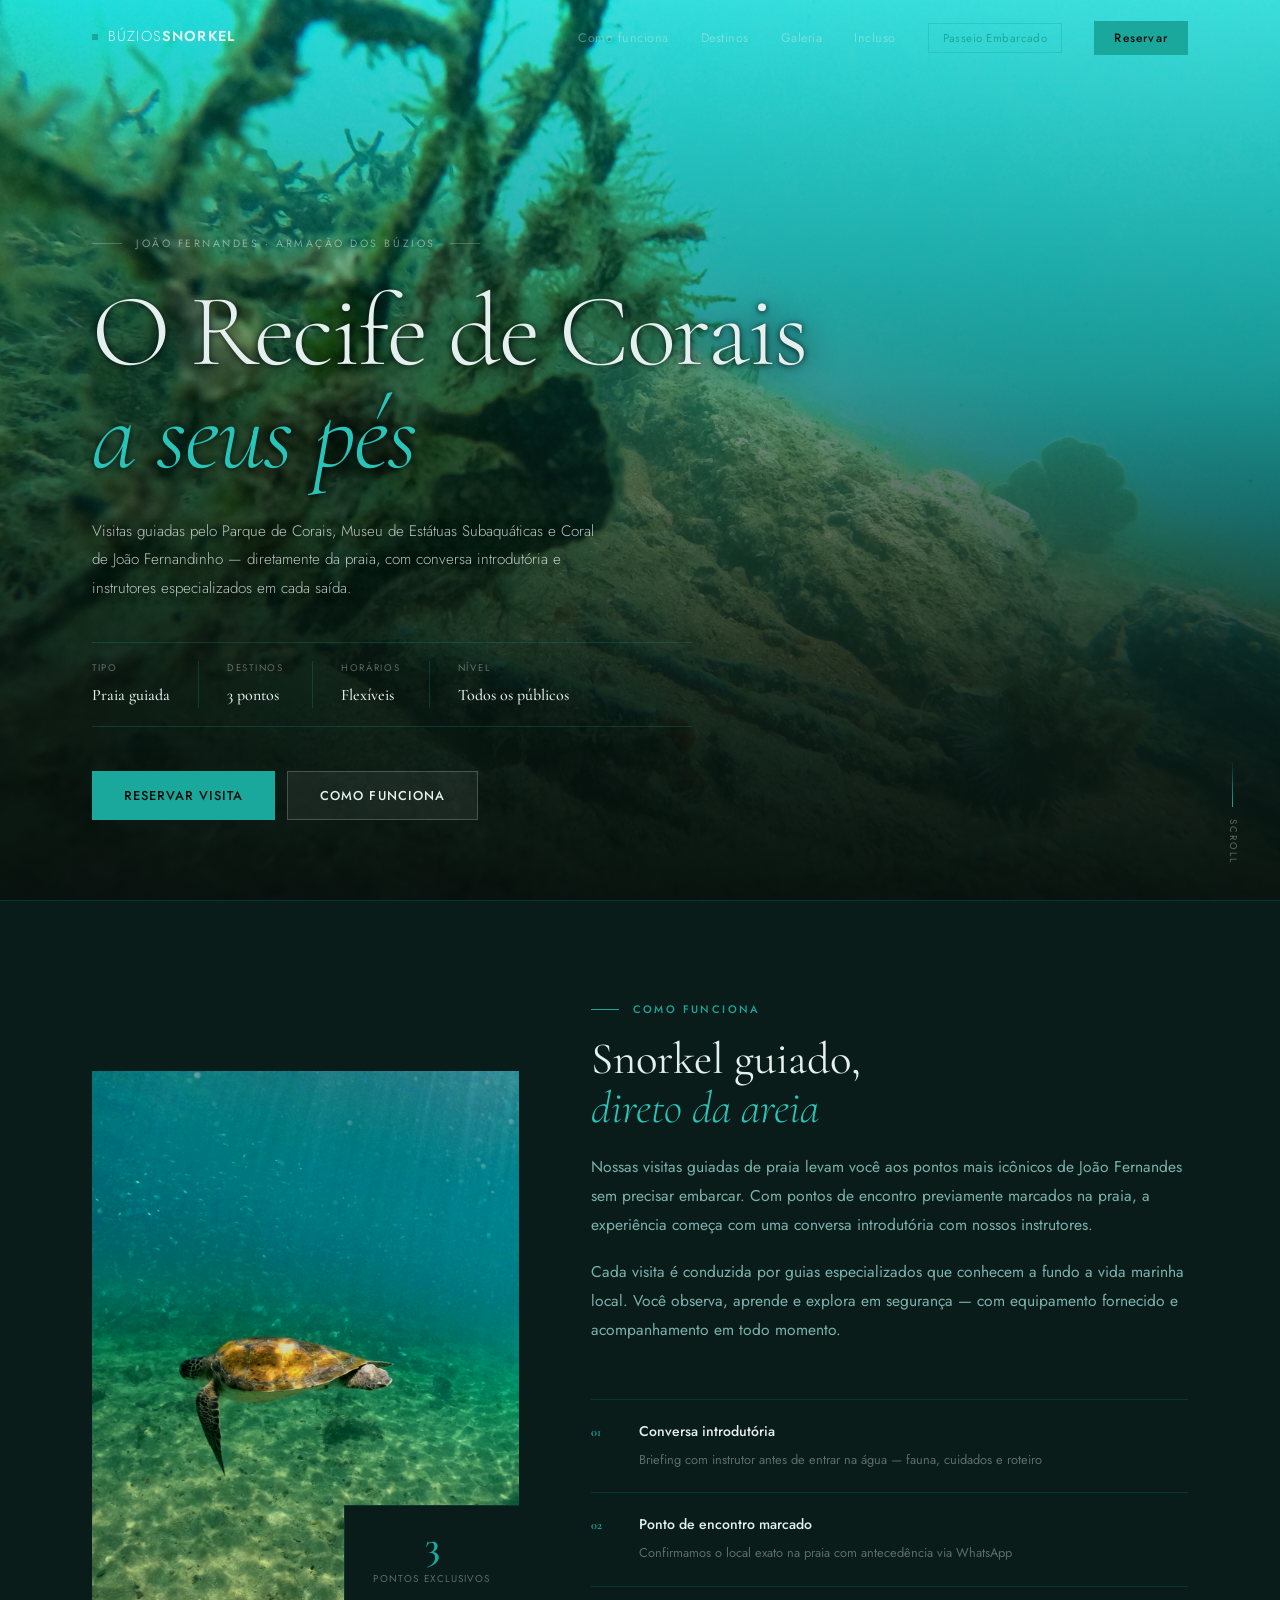
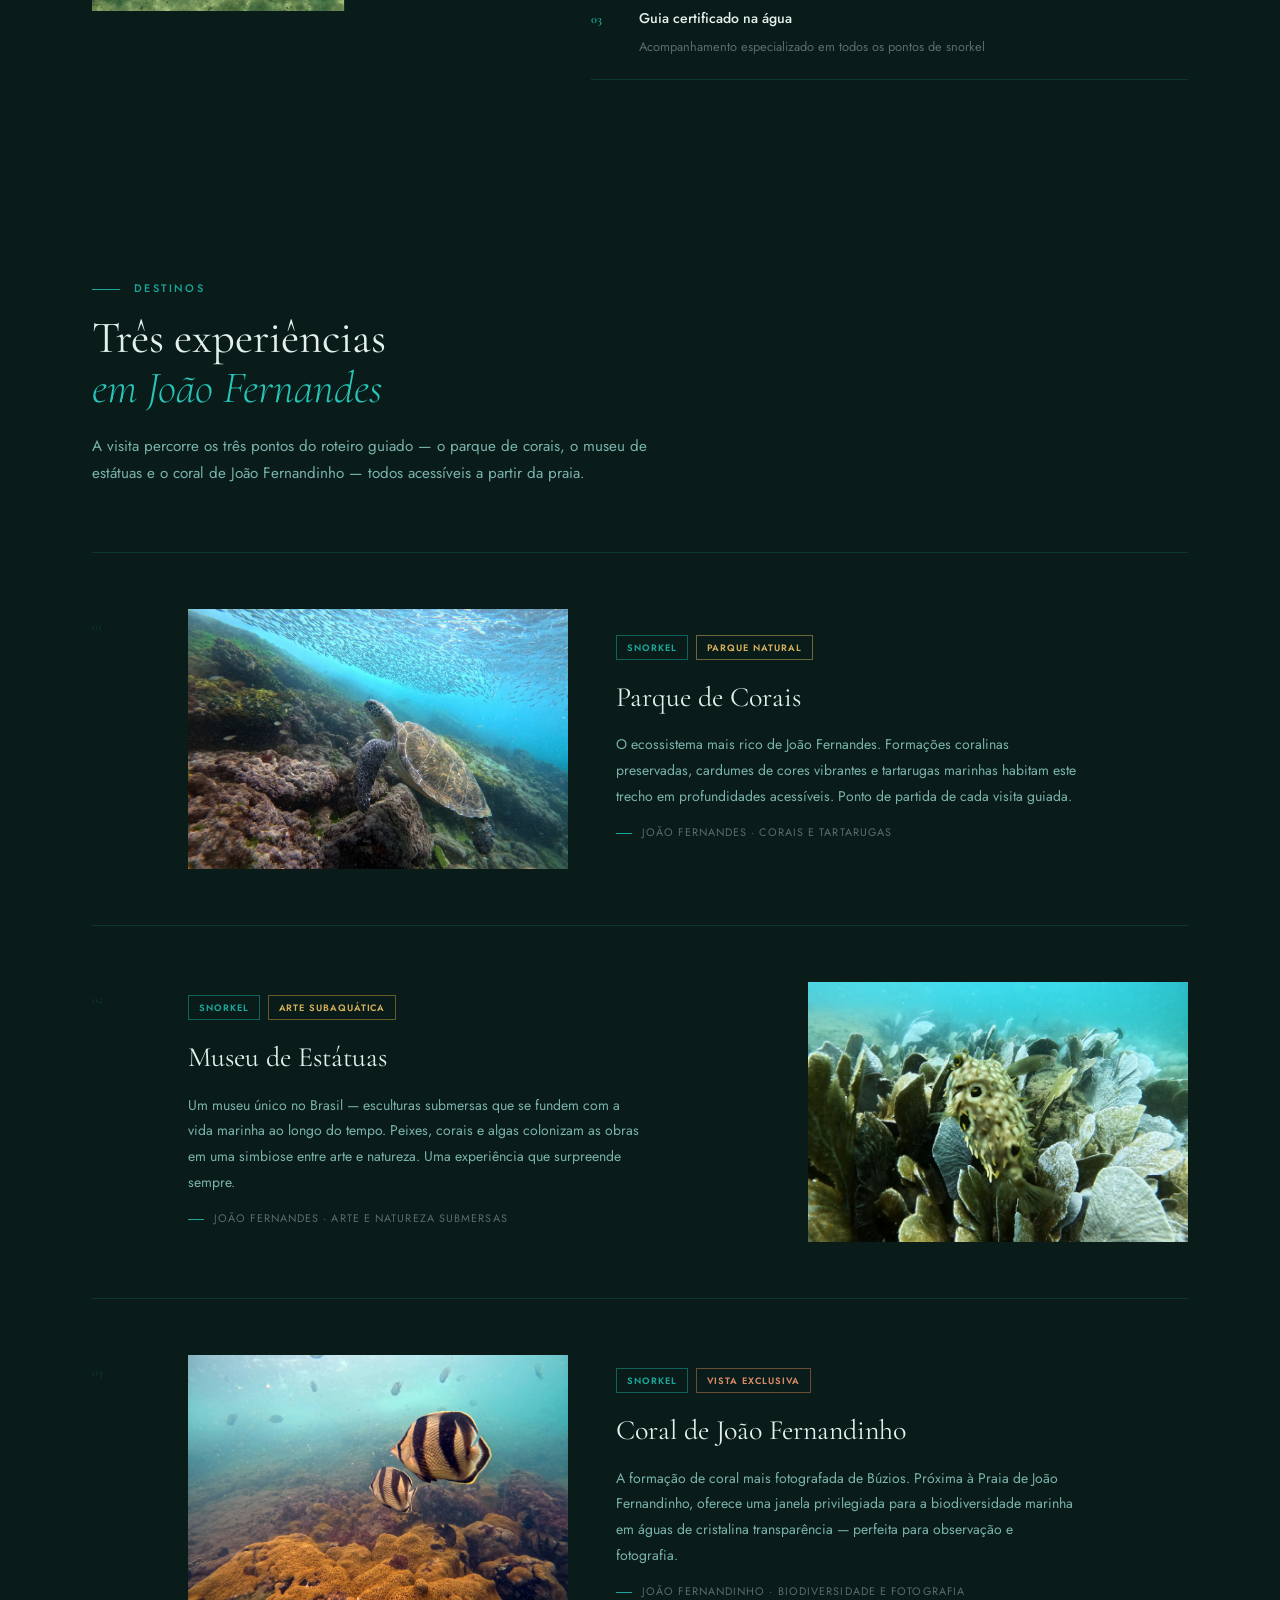
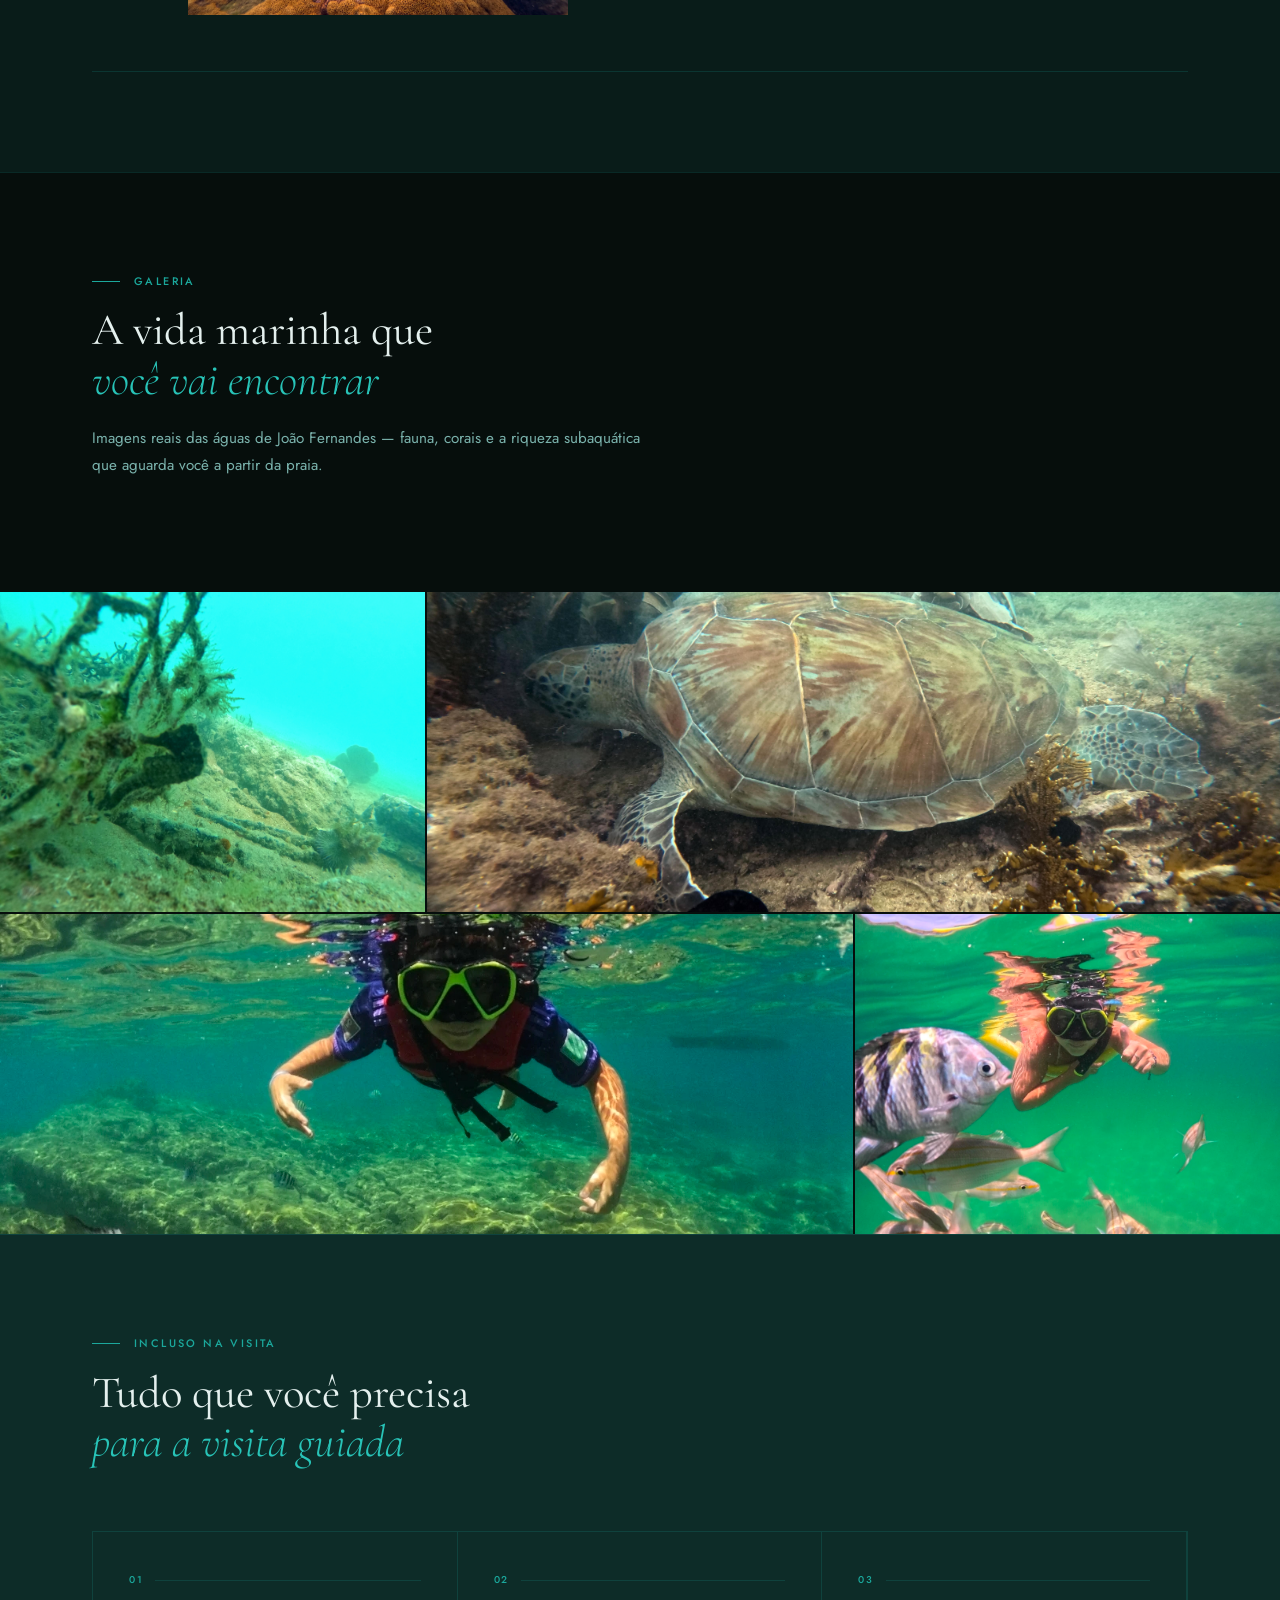
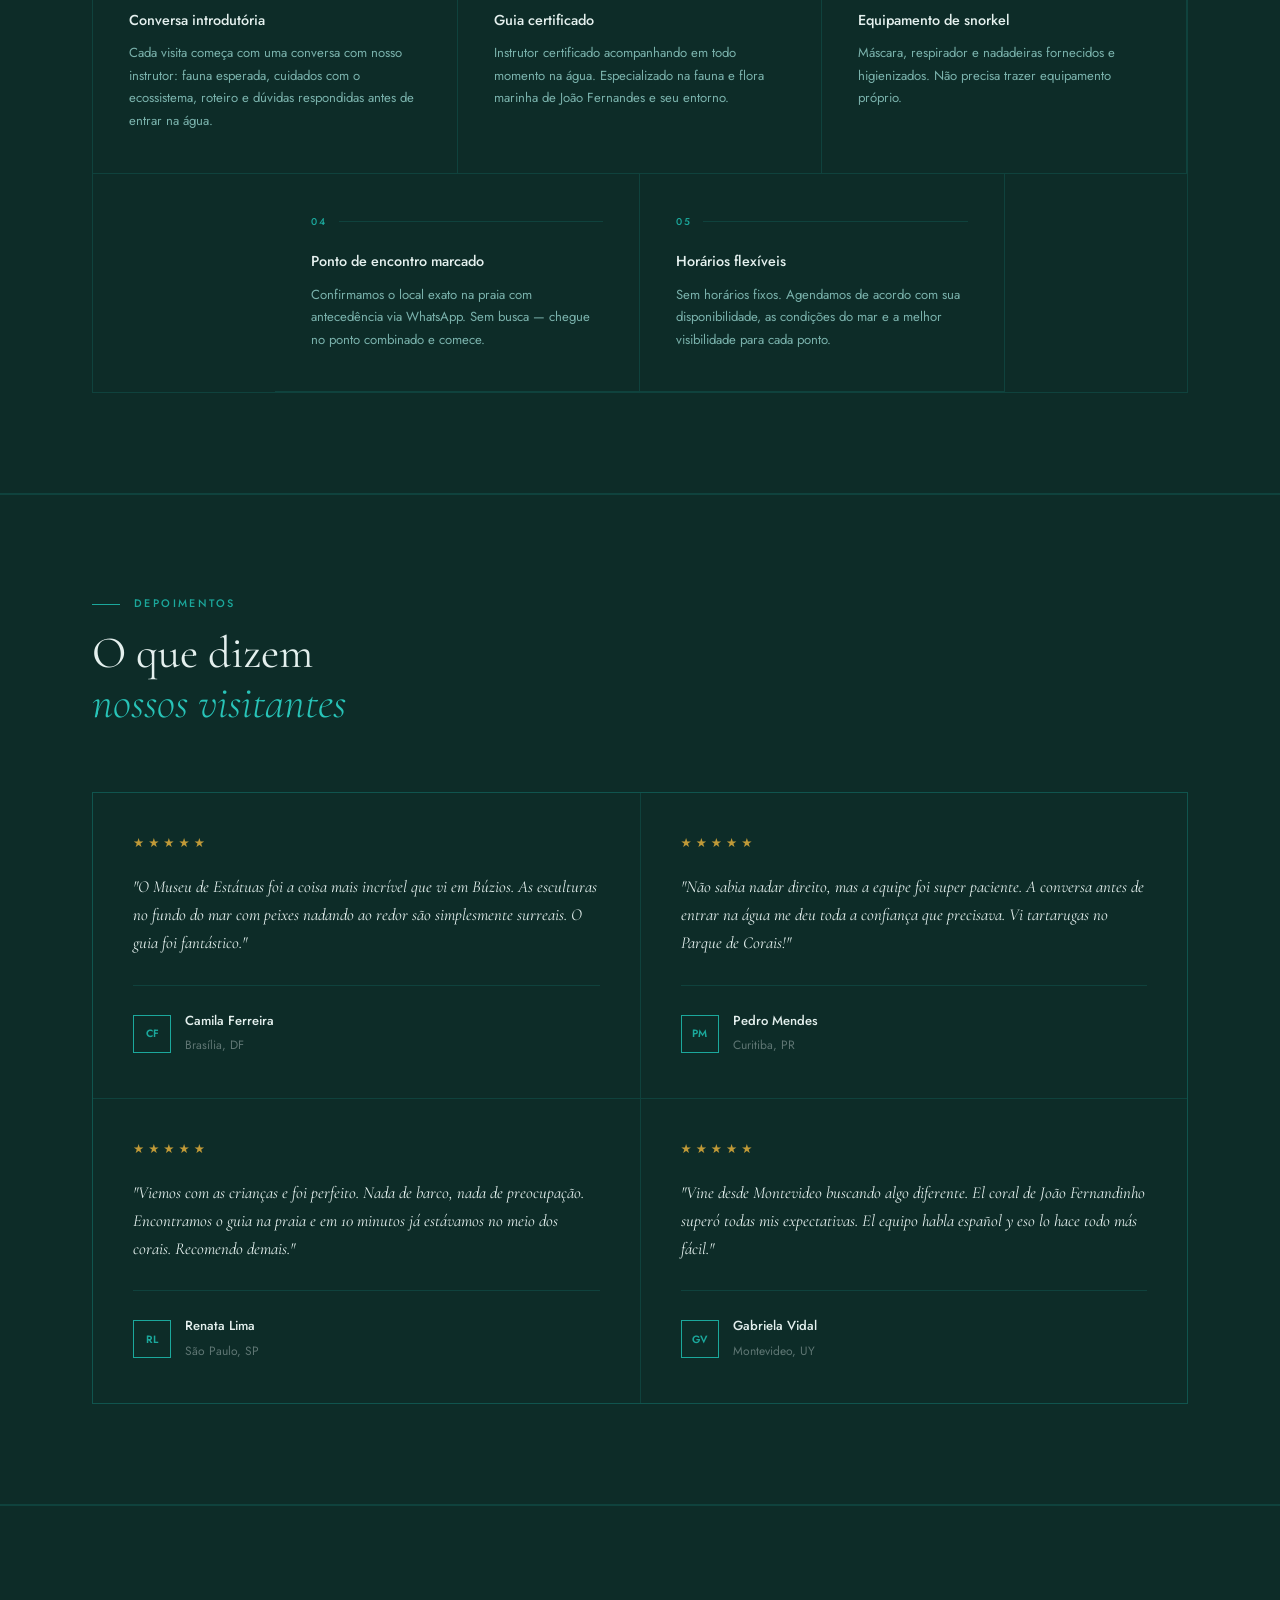
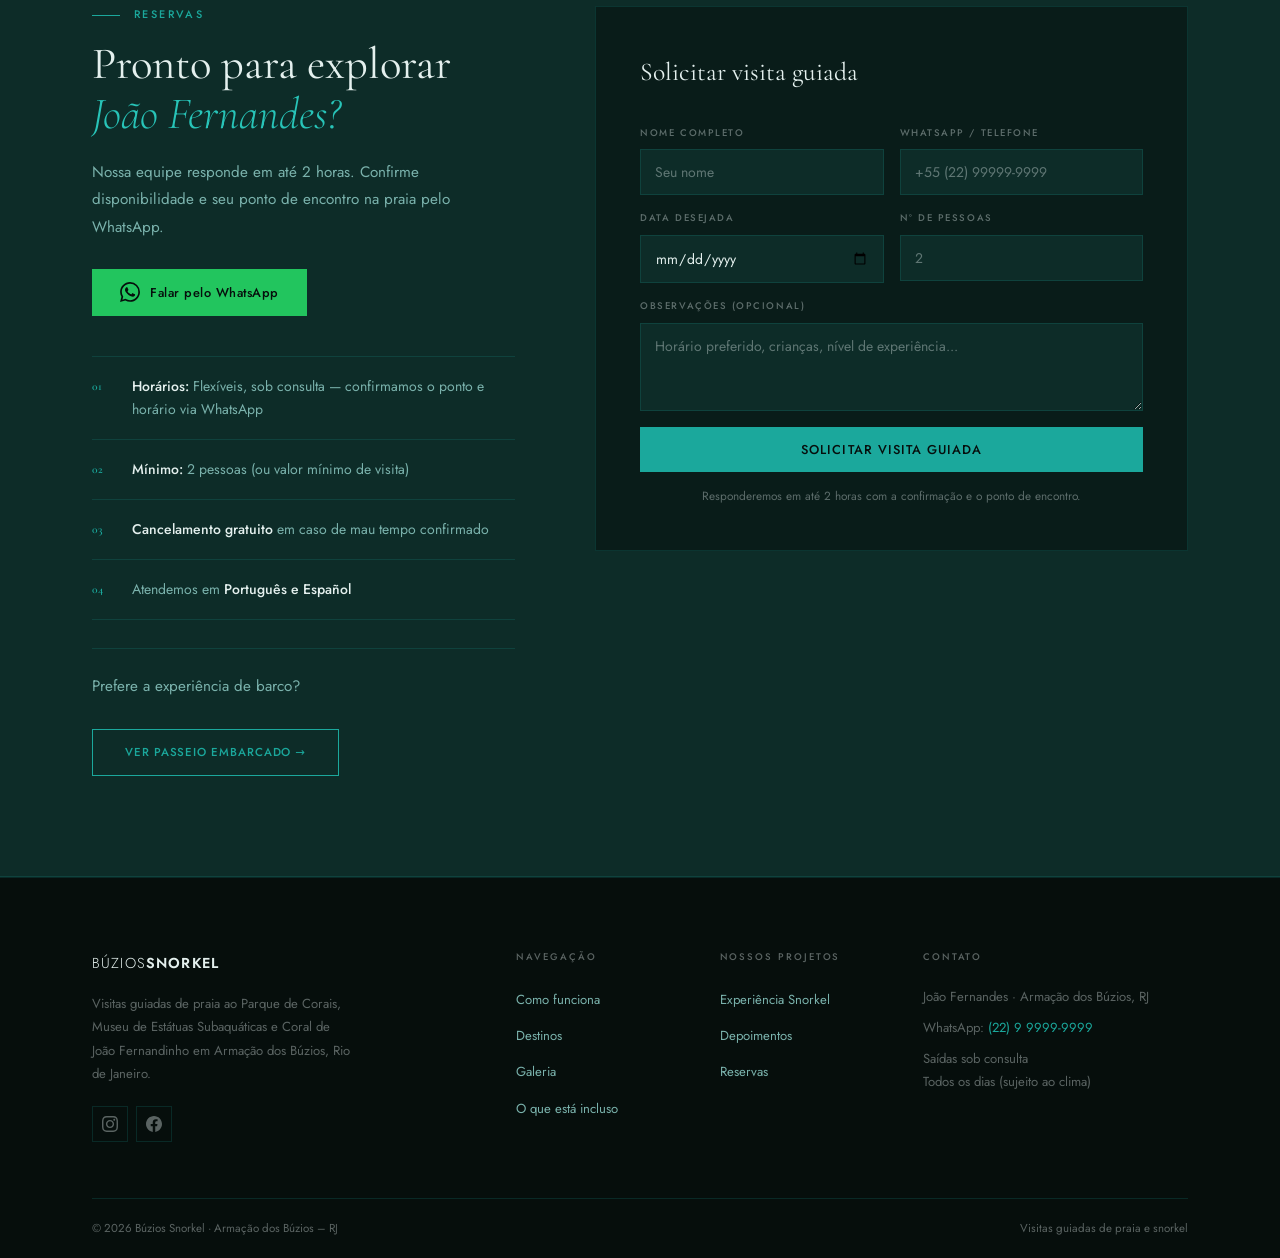
<file: buzios-snorkel.html>
<!DOCTYPE html>
<html lang="pt-BR">
<head>
  <meta charset="UTF-8" />
  <meta name="viewport" content="width=device-width, initial-scale=1.0" />
  <title>Búzios Snorkel – Visita Guiada de Praia em João Fernandes</title>
  <meta name="description" content="Explore o Parque de Corais, o Museu de Estátuas Subaquáticas e o Coral de João Fernandinho. Visitas guiadas de praia em Armação dos Búzios." />
  <link rel="preconnect" href="https://fonts.googleapis.com" />
  <link rel="preconnect" href="https://fonts.gstatic.com" crossorigin />
  <link href="https://fonts.googleapis.com/css2?family=Cormorant+Garamond:ital,wght@0,400;0,600;0,700;1,400;1,600&family=Jost:wght@300;400;500;600&display=swap" rel="stylesheet" />
  <link rel="stylesheet" href="styles.css" />
</head>
<body>

  <!-- ===== NAVIGATION ===== -->
  <nav class="nav" id="nav">
    <div class="nav__container">
      <a href="#hero" class="nav__logo">
        <span class="nav__logo-mark"></span>
        <span>Búzios<strong>Snorkel</strong></span>
      </a>
      <ul class="nav__links">
        <li><a href="#experiencia">Como funciona</a></li>
        <li><a href="#pontos">Destinos</a></li>
        <li><a href="#galeria">Galeria</a></li>
        <li><a href="#incluso">Incluso</a></li>
        <li><a href="index.html" class="nav__sister">Passeio Embarcado</a></li>
        <li><a href="#reservar" class="nav__cta">Reservar</a></li>
      </ul>
      <button class="nav__burger" id="burger" aria-label="Abrir menu">
        <span></span><span></span><span></span>
      </button>
    </div>
    <div class="nav__mobile" id="mobileMenu">
      <a href="#experiencia" class="nav__mobile-link">Como funciona</a>
      <a href="#pontos" class="nav__mobile-link">Destinos</a>
      <a href="#galeria" class="nav__mobile-link">Galeria</a>
      <a href="#incluso" class="nav__mobile-link">O que está incluso</a>
      <a href="index.html" class="nav__mobile-link">Passeio Embarcado (Experiência Snorkel)</a>
      <a href="#reservar" class="nav__mobile-cta">Reservar Agora</a>
    </div>
  </nav>

  <!-- ===== HERO ===== -->
  <section class="hero" id="hero">
    <div class="hero__bg" style="background-image: url('images/gallery-4.jpg')"></div>
    <div class="hero__content">
      <div class="hero__eyebrow">
        <span class="hero__line"></span>
        <span>João Fernandes · Armação dos Búzios</span>
        <span class="hero__line"></span>
      </div>
      <h1 class="hero__title">O Recife de Corais<br/><em>a seus pés</em></h1>
      <p class="hero__subtitle">Visitas guiadas pelo Parque de Corais, Museu de Estátuas Subaquáticas e Coral de João Fernandinho — diretamente da praia, com conversa introdutória e instrutores especializados em cada saída.</p>
      <div class="hero__meta">
        <div class="hero__meta-item">
          <span class="hero__meta-label">Tipo</span>
          <span class="hero__meta-value">Praia guiada</span>
        </div>
        <div class="hero__meta-sep"></div>
        <div class="hero__meta-item">
          <span class="hero__meta-label">Destinos</span>
          <span class="hero__meta-value">3 pontos</span>
        </div>
        <div class="hero__meta-sep"></div>
        <div class="hero__meta-item">
          <span class="hero__meta-label">Horários</span>
          <span class="hero__meta-value">Flexíveis</span>
        </div>
        <div class="hero__meta-sep"></div>
        <div class="hero__meta-item">
          <span class="hero__meta-label">Nível</span>
          <span class="hero__meta-value">Todos os públicos</span>
        </div>
      </div>
      <div class="hero__actions">
        <a href="#reservar" class="btn btn--primary">Reservar visita</a>
        <a href="#experiencia" class="btn btn--ghost">Como funciona</a>
      </div>
    </div>
    <div class="hero__scroll-hint">Scroll</div>
  </section>

  <!-- ===== COMO FUNCIONA ===== -->
  <section class="about" id="experiencia">
    <div class="container">
      <div class="about__grid">
        <div class="about__visual">
          <img src="images/about.jpg" alt="Tartaruga nas águas de João Fernandes" />
          <div class="about__stat">
            <span class="about__stat-num">3</span>
            <span class="about__stat-label">pontos exclusivos</span>
          </div>
        </div>
        <div class="about__text">
          <div class="section-eyebrow">Como funciona</div>
          <h2 class="section-title">Snorkel guiado,<br/><em>direto da areia</em></h2>
          <p>Nossas visitas guiadas de praia levam você aos pontos mais icônicos de João Fernandes sem precisar embarcar. Com pontos de encontro previamente marcados na praia, a experiência começa com uma conversa introdutória com nossos instrutores.</p>
          <p>Cada visita é conduzida por guias especializados que conhecem a fundo a vida marinha local. Você observa, aprende e explora em segurança — com equipamento fornecido e acompanhamento em todo momento.</p>
          <ul class="about__pillars">
            <li>
              <div class="about__pillar-icon">01</div>
              <div>
                <strong>Conversa introdutória</strong>
                <span>Briefing com instrutor antes de entrar na água — fauna, cuidados e roteiro</span>
              </div>
            </li>
            <li>
              <div class="about__pillar-icon">02</div>
              <div>
                <strong>Ponto de encontro marcado</strong>
                <span>Confirmamos o local exato na praia com antecedência via WhatsApp</span>
              </div>
            </li>
            <li>
              <div class="about__pillar-icon">03</div>
              <div>
                <strong>Guia certificado na água</strong>
                <span>Acompanhamento especializado em todos os pontos de snorkel</span>
              </div>
            </li>
          </ul>
        </div>
      </div>
    </div>
  </section>

  <!-- ===== DESTINOS ===== -->
  <section class="spots" id="pontos">
    <div class="container">
      <div class="section-header section-header--left">
        <div class="section-eyebrow">Destinos</div>
        <h2 class="section-title">Três experiências<br/><em>em João Fernandes</em></h2>
        <p class="section-desc">A visita percorre os três pontos do roteiro guiado — o parque de corais, o museu de estátuas e o coral de João Fernandinho — todos acessíveis a partir da praia.</p>
      </div>
      <div class="spots__list">

        <div class="spot">
          <div class="spot__number">01</div>
          <div class="spot__visual">
            <img src="images/spot-joao.jpg" alt="Parque de Corais de João Fernandes" />
          </div>
          <div class="spot__info">
            <div class="spot__tags">
              <span class="stag stag--snorkel">Snorkel</span>
              <span class="stag stag--exclusive">Parque Natural</span>
            </div>
            <h3>Parque de Corais</h3>
            <p>O ecossistema mais rico de João Fernandes. Formações coralinas preservadas, cardumes de cores vibrantes e tartarugas marinhas habitam este trecho em profundidades acessíveis. Ponto de partida de cada visita guiada.</p>
            <div class="spot__detail">
              <span>João Fernandes · Corais e tartarugas</span>
            </div>
          </div>
        </div>

        <div class="spot spot--reverse">
          <div class="spot__number">02</div>
          <div class="spot__visual">
            <img src="images/gallery-3.jpg" alt="Museu de Estátuas Subaquáticas de João Fernandes" />
          </div>
          <div class="spot__info">
            <div class="spot__tags">
              <span class="stag stag--snorkel">Snorkel</span>
              <span class="stag stag--dive">Arte subaquática</span>
            </div>
            <h3>Museu de Estátuas</h3>
            <p>Um museu único no Brasil — esculturas submersas que se fundem com a vida marinha ao longo do tempo. Peixes, corais e algas colonizam as obras em uma simbiose entre arte e natureza. Uma experiência que surpreende sempre.</p>
            <div class="spot__detail">
              <span>João Fernandes · Arte e natureza submersas</span>
            </div>
          </div>
        </div>

        <div class="spot">
          <div class="spot__number">03</div>
          <div class="spot__visual">
            <img src="images/spot-azeda.jpg" alt="Coral de João Fernandinho" />
          </div>
          <div class="spot__info">
            <div class="spot__tags">
              <span class="stag stag--snorkel">Snorkel</span>
              <span class="stag stag--scenic">Vista exclusiva</span>
            </div>
            <h3>Coral de João Fernandinho</h3>
            <p>A formação de coral mais fotografada de Búzios. Próxima à Praia de João Fernandinho, oferece uma janela privilegiada para a biodiversidade marinha em águas de cristalina transparência — perfeita para observação e fotografia.</p>
            <div class="spot__detail">
              <span>João Fernandinho · Biodiversidade e fotografia</span>
            </div>
          </div>
        </div>

      </div>
    </div>
  </section>

  <!-- ===== GALERIA ===== -->
  <section class="gallery" id="galeria">
    <div class="container">
      <div class="section-header section-header--left">
        <div class="section-eyebrow">Galeria</div>
        <h2 class="section-title">A vida marinha que<br/><em>você vai encontrar</em></h2>
        <p class="section-desc">Imagens reais das águas de João Fernandes — fauna, corais e a riqueza subaquática que aguarda você a partir da praia.</p>
      </div>
    </div>
    <div class="gallery__grid">
      <div class="gallery__item">
        <img src="images/gallery-4.jpg" alt="Recife de corais de João Fernandes" />
      </div>
      <div class="gallery__item">
        <img src="images/spot-tartaruga.jpg" alt="Tartaruga nos corais de Búzios" />
      </div>
      <div class="gallery__item">
        <img src="images/gallery-2.jpg" alt="Snorkel guiado em Búzios" />
      </div>
      <div class="gallery__item">
        <img src="images/gallery-1.jpg" alt="Explorando a vida marinha de Búzios" />
      </div>
    </div>
  </section>

  <!-- ===== O QUE ESTÁ INCLUSO ===== -->
  <section class="vessel" id="incluso">
    <div class="container">
      <div class="section-header section-header--left">
        <div class="section-eyebrow">Incluso na visita</div>
        <h2 class="section-title">Tudo que você precisa<br/><em>para a visita guiada</em></h2>
      </div>
      <div class="vessel__grid">

        <div class="vessel__feature">
          <div class="vessel__feature-num">01</div>
          <h4>Conversa introdutória</h4>
          <p>Cada visita começa com uma conversa com nosso instrutor: fauna esperada, cuidados com o ecossistema, roteiro e dúvidas respondidas antes de entrar na água.</p>
        </div>

        <div class="vessel__feature">
          <div class="vessel__feature-num">02</div>
          <h4>Guia certificado</h4>
          <p>Instrutor certificado acompanhando em todo momento na água. Especializado na fauna e flora marinha de João Fernandes e seu entorno.</p>
        </div>

        <div class="vessel__feature">
          <div class="vessel__feature-num">03</div>
          <h4>Equipamento de snorkel</h4>
          <p>Máscara, respirador e nadadeiras fornecidos e higienizados. Não precisa trazer equipamento próprio.</p>
        </div>

        <div class="vessel__feature">
          <div class="vessel__feature-num">04</div>
          <h4>Ponto de encontro marcado</h4>
          <p>Confirmamos o local exato na praia com antecedência via WhatsApp. Sem busca — chegue no ponto combinado e comece.</p>
        </div>

        <div class="vessel__feature">
          <div class="vessel__feature-num">05</div>
          <h4>Horários flexíveis</h4>
          <p>Sem horários fixos. Agendamos de acordo com sua disponibilidade, as condições do mar e a melhor visibilidade para cada ponto.</p>
        </div>

      </div>
    </div>
  </section>

  <!-- ===== DEPOIMENTOS ===== -->
  <section class="reviews" id="reviews">
    <div class="container">
      <div class="section-header section-header--left">
        <div class="section-eyebrow">Depoimentos</div>
        <h2 class="section-title">O que dizem<br/><em>nossos visitantes</em></h2>
      </div>
      <div class="reviews__grid">

        <div class="review">
          <div class="review__stars">★★★★★</div>
          <blockquote>"O Museu de Estátuas foi a coisa mais incrível que vi em Búzios. As esculturas no fundo do mar com peixes nadando ao redor são simplesmente surreais. O guia foi fantástico."</blockquote>
          <div class="review__author">
            <div class="review__avatar">CF</div>
            <div>
              <strong>Camila Ferreira</strong>
              <span>Brasília, DF</span>
            </div>
          </div>
        </div>

        <div class="review">
          <div class="review__stars">★★★★★</div>
          <blockquote>"Não sabia nadar direito, mas a equipe foi super paciente. A conversa antes de entrar na água me deu toda a confiança que precisava. Vi tartarugas no Parque de Corais!"</blockquote>
          <div class="review__author">
            <div class="review__avatar">PM</div>
            <div>
              <strong>Pedro Mendes</strong>
              <span>Curitiba, PR</span>
            </div>
          </div>
        </div>

        <div class="review">
          <div class="review__stars">★★★★★</div>
          <blockquote>"Viemos com as crianças e foi perfeito. Nada de barco, nada de preocupação. Encontramos o guia na praia e em 10 minutos já estávamos no meio dos corais. Recomendo demais."</blockquote>
          <div class="review__author">
            <div class="review__avatar">RL</div>
            <div>
              <strong>Renata Lima</strong>
              <span>São Paulo, SP</span>
            </div>
          </div>
        </div>

        <div class="review">
          <div class="review__stars">★★★★★</div>
          <blockquote>"Vine desde Montevideo buscando algo diferente. El coral de João Fernandinho superó todas mis expectativas. El equipo habla español y eso lo hace todo más fácil."</blockquote>
          <div class="review__author">
            <div class="review__avatar">GV</div>
            <div>
              <strong>Gabriela Vidal</strong>
              <span>Montevideo, UY</span>
            </div>
          </div>
        </div>

      </div>
    </div>
  </section>

  <!-- ===== RESERVAR ===== -->
  <section class="booking" id="reservar">
    <div class="container">
      <div class="booking__grid">
        <div class="booking__info">
          <div class="section-eyebrow">Reservas</div>
          <h2 class="section-title">Pronto para explorar<br/><em>João Fernandes?</em></h2>
          <p>Nossa equipe responde em até 2 horas. Confirme disponibilidade e seu ponto de encontro na praia pelo WhatsApp.</p>
          <a href="https://wa.me/5522999999999?text=Olá!%20Quero%20reservar%20uma%20visita%20guiada%20de%20praia%20com%20o%20Búzios%20Snorkel!" class="booking__whatsapp" target="_blank" rel="noopener">
            <svg width="20" height="20" viewBox="0 0 24 24" fill="currentColor"><path d="M17.472 14.382c-.297-.149-1.758-.867-2.03-.967-.273-.099-.471-.148-.67.15-.197.297-.767.966-.94 1.164-.173.199-.347.223-.644.075-.297-.15-1.255-.463-2.39-1.475-.883-.788-1.48-1.761-1.653-2.059-.173-.297-.018-.458.13-.606.134-.133.298-.347.446-.52.149-.174.198-.298.298-.497.099-.198.05-.371-.025-.52-.075-.149-.669-1.612-.916-2.207-.242-.579-.487-.5-.669-.51-.173-.008-.371-.01-.57-.01-.198 0-.52.074-.792.372-.272.297-1.04 1.016-1.04 2.479 0 1.462 1.065 2.875 1.213 3.074.149.198 2.096 3.2 5.077 4.487.709.306 1.262.489 1.694.625.712.227 1.36.195 1.871.118.571-.085 1.758-.719 2.006-1.413.248-.694.248-1.289.173-1.413-.074-.124-.272-.198-.57-.347m-5.421 7.403h-.004a9.87 9.87 0 01-5.031-1.378l-.361-.214-3.741.982.998-3.648-.235-.374a9.86 9.86 0 01-1.51-5.26c.001-5.45 4.436-9.884 9.888-9.884 2.64 0 5.122 1.03 6.988 2.898a9.825 9.825 0 012.893 6.994c-.003 5.45-4.437 9.884-9.885 9.884m8.413-18.297A11.815 11.815 0 0012.05 0C5.495 0 .16 5.335.157 11.892c0 2.096.547 4.142 1.588 5.945L.057 24l6.305-1.654a11.882 11.882 0 005.683 1.448h.005c6.554 0 11.89-5.335 11.893-11.893a11.821 11.821 0 00-3.48-8.413z"/></svg>
            Falar pelo WhatsApp
          </a>
          <div class="booking__details">
            <div class="booking__detail">
              <span class="booking__detail-num">01</span>
              <div>
                <strong>Horários:</strong> Flexíveis, sob consulta — confirmamos o ponto e horário via WhatsApp
              </div>
            </div>
            <div class="booking__detail">
              <span class="booking__detail-num">02</span>
              <div>
                <strong>Mínimo:</strong> 2 pessoas (ou valor mínimo de visita)
              </div>
            </div>
            <div class="booking__detail">
              <span class="booking__detail-num">03</span>
              <div>
                <strong>Cancelamento gratuito</strong> em caso de mau tempo confirmado
              </div>
            </div>
            <div class="booking__detail">
              <span class="booking__detail-num">04</span>
              <div>
                Atendemos em <strong>Português e Español</strong>
              </div>
            </div>
          </div>
          <div class="booking__sister">
            <p>Prefere a experiência de barco?</p>
            <a href="index.html" class="btn btn--outline">Ver passeio embarcado →</a>
          </div>
        </div>

        <div class="booking__form-wrap">
          <form class="booking__form" id="bookingForm">
            <h3>Solicitar visita guiada</h3>
            <input type="hidden" name="modality" value="praia" />
            <div class="form__row">
              <div class="form__group">
                <label for="name">Nome completo</label>
                <input type="text" id="name" name="name" placeholder="Seu nome" required />
              </div>
              <div class="form__group">
                <label for="phone">WhatsApp / Telefone</label>
                <input type="tel" id="phone" name="phone" placeholder="+55 (22) 99999-9999" required />
              </div>
            </div>
            <div class="form__row">
              <div class="form__group">
                <label for="date">Data desejada</label>
                <input type="date" id="date" name="date" required />
              </div>
              <div class="form__group">
                <label for="people">Nº de pessoas</label>
                <input type="number" id="people" name="people" min="1" max="20" placeholder="2" required />
              </div>
            </div>
            <div class="form__group">
              <label for="message">Observações (opcional)</label>
              <textarea id="message" name="message" rows="3" placeholder="Horário preferido, crianças, nível de experiência..."></textarea>
            </div>
            <button type="submit" class="btn btn--primary btn--full">
              Solicitar visita guiada
            </button>
            <p class="form__disclaimer">Responderemos em até 2 horas com a confirmação e o ponto de encontro.</p>
          </form>
        </div>
      </div>
    </div>
  </section>

  <!-- ===== FOOTER ===== -->
  <footer class="footer">
    <div class="container">
      <div class="footer__top">
        <div class="footer__brand">
          <a href="#hero" class="footer__logo">Búzios<strong>Snorkel</strong></a>
          <p>Visitas guiadas de praia ao Parque de Corais, Museu de Estátuas Subaquáticas e Coral de João Fernandinho em Armação dos Búzios, Rio de Janeiro.</p>
          <div class="footer__social">
            <a href="#" aria-label="Instagram">
              <svg width="16" height="16" viewBox="0 0 24 24" fill="currentColor"><path d="M12 2.163c3.204 0 3.584.012 4.85.07 3.252.148 4.771 1.691 4.919 4.919.058 1.265.069 1.645.069 4.849 0 3.205-.012 3.584-.069 4.849-.149 3.225-1.664 4.771-4.919 4.919-1.266.058-1.644.07-4.85.07-3.204 0-3.584-.012-4.849-.07-3.26-.149-4.771-1.699-4.919-4.92-.058-1.265-.07-1.644-.07-4.849 0-3.204.013-3.583.07-4.849.149-3.227 1.664-4.771 4.919-4.919 1.266-.057 1.645-.069 4.849-.069zm0-2.163c-3.259 0-3.667.014-4.947.072-4.358.2-6.78 2.618-6.98 6.98-.059 1.281-.073 1.689-.073 4.948 0 3.259.014 3.668.072 4.948.2 4.358 2.618 6.78 6.98 6.98 1.281.058 1.689.072 4.948.072 3.259 0 3.668-.014 4.948-.072 4.354-.2 6.782-2.618 6.979-6.98.059-1.28.073-1.689.073-4.948 0-3.259-.014-3.667-.072-4.947-.196-4.354-2.617-6.78-6.979-6.98-1.281-.059-1.69-.073-4.949-.073zm0 5.838c-3.403 0-6.162 2.759-6.162 6.162s2.759 6.163 6.162 6.163 6.162-2.759 6.162-6.163c0-3.403-2.759-6.162-6.162-6.162zm0 10.162c-2.209 0-4-1.79-4-4 0-2.209 1.791-4 4-4s4 1.791 4 4c0 2.21-1.791 4-4 4zm6.406-11.845c-.796 0-1.441.645-1.441 1.44s.645 1.44 1.441 1.44c.795 0 1.439-.645 1.439-1.44s-.644-1.44-1.439-1.44z"/></svg>
            </a>
            <a href="#" aria-label="Facebook">
              <svg width="16" height="16" viewBox="0 0 24 24" fill="currentColor"><path d="M24 12.073c0-6.627-5.373-12-12-12s-12 5.373-12 12c0 5.99 4.388 10.954 10.125 11.854v-8.385H7.078v-3.47h3.047V9.43c0-3.007 1.792-4.669 4.533-4.669 1.312 0 2.686.235 2.686.235v2.953H15.83c-1.491 0-1.956.925-1.956 1.874v2.25h3.328l-.532 3.47h-2.796v8.385C19.612 23.027 24 18.062 24 12.073z"/></svg>
            </a>
          </div>
        </div>
        <div class="footer__nav">
          <h4>Navegação</h4>
          <ul>
            <li><a href="#experiencia">Como funciona</a></li>
            <li><a href="#pontos">Destinos</a></li>
            <li><a href="#galeria">Galeria</a></li>
            <li><a href="#incluso">O que está incluso</a></li>
          </ul>
        </div>
        <div class="footer__nav">
          <h4>Nossos projetos</h4>
          <ul>
            <li><a href="index.html">Experiência Snorkel</a></li>
            <li><a href="#reviews">Depoimentos</a></li>
            <li><a href="#reservar">Reservas</a></li>
          </ul>
        </div>
        <div class="footer__contact">
          <h4>Contato</h4>
          <p>João Fernandes · Armação dos Búzios, RJ</p>
          <p>WhatsApp: <a href="https://wa.me/5522999999999">(22) 9 9999-9999</a></p>
          <p>Saídas sob consulta<br/>Todos os dias (sujeito ao clima)</p>
        </div>
      </div>
      <div class="footer__bottom">
        <p>&copy; 2026 Búzios Snorkel · Armação dos Búzios – RJ</p>
        <p>Visitas guiadas de praia e snorkel</p>
      </div>
    </div>
  </footer>

  <!-- Modal de sucesso -->
  <div class="modal" id="successModal">
    <div class="modal__box">
      <span class="modal__icon">—</span>
      <h3>Solicitação enviada!</h3>
      <p>Recebemos seu pedido de visita guiada. Nossa equipe entrará em contato em até 2 horas para confirmar o horário e o ponto de encontro na praia.</p>
      <p><em>Até breve em João Fernandes.</em></p>
      <button class="btn btn--primary" onclick="document.getElementById('successModal').classList.remove('modal--open')">Fechar</button>
    </div>
  </div>

  <script src="script.js"></script>
</body>
</html>
</file>
<file: styles.css>
/* ===========================
   BÚZIOS SNORKEL
   Design: Editorial Ocean
   =========================== */

:root {
  /* Ocean depth palette */
  --depth-1:    #060e0c;
  --depth-2:    #091c19;
  --depth-3:    #0d2c28;
  --depth-4:    #0b4840;

  /* Teal spectrum */
  --teal:       #0d7a6e;
  --aqua:       #1ba89c;
  --aqua-light: #28c4b8;

  /* Warm reef tones */
  --sand:       #c4b47a;
  --gold:       #c09a38;
  --gold-light: #d4af5a;

  /* Text */
  --text-1:  #e4f0ee;
  --text-2:  #7ab2ac;
  --text-3:  rgba(228,240,238,0.38);

  /* Structure */
  --line:      rgba(27,168,156,0.18);
  --line-warm: rgba(192,154,56,0.28);

  /* Typography */
  --font-display: 'Cormorant Garamond', Georgia, serif;
  --font-body:    'Jost', system-ui, -apple-system, sans-serif;

  /* Layout */
  --section-pad: 100px;
  --container:   1160px;
  --radius:      0;
  --ease:        all 0.28s cubic-bezier(0.4, 0, 0.2, 1);
}

/* ===== RESET ===== */
*, *::before, *::after { box-sizing: border-box; margin: 0; padding: 0; }
html { scroll-behavior: smooth; }
body {
  font-family: var(--font-body);
  font-size: 16px;
  line-height: 1.65;
  color: var(--text-1);
  background: var(--depth-2);
  overflow-x: hidden;
}
img { display: block; max-width: 100%; }
a { text-decoration: none; color: inherit; }

/* ===== LAYOUT ===== */
.container { max-width: var(--container); margin: 0 auto; padding: 0 32px; }

/* ===== TYPOGRAPHY ===== */
.section-eyebrow {
  font-family: var(--font-body);
  font-size: 0.68rem;
  font-weight: 500;
  letter-spacing: 0.22em;
  text-transform: uppercase;
  color: var(--aqua);
  display: flex;
  align-items: center;
  gap: 14px;
  margin-bottom: 16px;
}
.section-eyebrow::before {
  content: '';
  display: block;
  width: 28px;
  height: 1px;
  background: var(--aqua);
  flex-shrink: 0;
}
.section-eyebrow--center {
  justify-content: center;
}
.section-eyebrow--center::before { display: none; }

.section-title {
  font-family: var(--font-display);
  font-size: clamp(2rem, 3.5vw, 3rem);
  font-weight: 400;
  line-height: 1.1;
  color: var(--text-1);
  margin-bottom: 20px;
}
.section-title em { font-style: italic; font-weight: 300; color: var(--aqua-light); }

.section-desc {
  font-size: 0.95rem;
  color: var(--text-2);
  max-width: 560px;
  line-height: 1.8;
}

.section-header { margin-bottom: 64px; }
.section-header--center { text-align: center; }
.section-header--center .section-desc { margin: 0 auto; }
.section-header--left { text-align: left; }

/* ===== BUTTONS ===== */
.btn {
  display: inline-flex;
  align-items: center;
  justify-content: center;
  gap: 8px;
  padding: 13px 32px;
  border-radius: 0;
  font-family: var(--font-body);
  font-size: 0.8rem;
  font-weight: 500;
  letter-spacing: 0.08em;
  text-transform: uppercase;
  cursor: pointer;
  border: none;
  transition: var(--ease);
  white-space: nowrap;
}
.btn--primary { background: var(--aqua); color: var(--depth-1); }
.btn--primary:hover { background: var(--aqua-light); }

.btn--outline { background: transparent; border: 1px solid var(--aqua); color: var(--aqua); }
.btn--outline:hover { background: var(--aqua); color: var(--depth-1); }

.btn--ghost {
  background: rgba(255,255,255,0.06);
  color: var(--text-1);
  border: 1px solid rgba(255,255,255,0.2);
}
.btn--ghost:hover { background: rgba(255,255,255,0.12); border-color: rgba(255,255,255,0.4); }

.btn--full { width: 100%; }

/* ===== NAVIGATION ===== */
.nav {
  position: fixed;
  top: 0; left: 0; right: 0;
  z-index: 1000;
  padding: 24px 0;
  transition: var(--ease);
}
.nav.scrolled {
  background: rgba(6,14,12,0.96);
  backdrop-filter: blur(20px);
  -webkit-backdrop-filter: blur(20px);
  padding: 14px 0;
  border-bottom: 1px solid var(--line);
}

.nav__container {
  max-width: var(--container);
  margin: 0 auto;
  padding: 0 32px;
  display: flex;
  align-items: center;
  justify-content: space-between;
}

.nav__logo {
  display: flex;
  align-items: center;
  gap: 10px;
  color: var(--text-1);
  font-family: var(--font-body);
  font-size: 0.9rem;
  font-weight: 300;
  letter-spacing: 0.08em;
  text-transform: uppercase;
}
.nav__logo strong { font-weight: 600; }
.nav__logo-mark {
  width: 6px;
  height: 6px;
  background: var(--aqua);
  flex-shrink: 0;
}

.nav__links { display: flex; align-items: center; gap: 32px; list-style: none; }
.nav__links a {
  color: var(--text-3);
  font-size: 0.78rem;
  letter-spacing: 0.04em;
  transition: color 0.2s;
}
.nav__links a:hover { color: var(--text-1); }

.nav__cta {
  background: var(--aqua) !important;
  color: var(--depth-1) !important;
  padding: 8px 20px !important;
  font-weight: 500 !important;
  font-size: 0.75rem !important;
  letter-spacing: 0.1em !important;
}
.nav__cta:hover { background: var(--aqua-light) !important; }

.nav__sister {
  color: var(--aqua) !important;
  border: 1px solid rgba(27,168,156,0.35) !important;
  padding: 6px 14px !important;
  font-size: 0.72rem !important;
  letter-spacing: 0.04em !important;
}
.nav__sister:hover { border-color: var(--aqua) !important; background: rgba(27,168,156,0.08) !important; color: var(--aqua-light) !important; }

.booking__sister {
  margin-top: 28px;
  padding-top: 24px;
  border-top: 1px solid var(--line);
}
.booking__sister p { font-size: 0.8rem; color: var(--text-3); margin-bottom: 12px; }
.booking__sister .btn { font-size: 0.72rem; }

.nav__burger {
  display: none;
  flex-direction: column;
  gap: 5px;
  background: none;
  border: none;
  cursor: pointer;
  padding: 4px;
}
.nav__burger span {
  display: block;
  width: 22px;
  height: 1px;
  background: var(--text-1);
  transition: var(--ease);
}

.nav__mobile {
  display: none;
  flex-direction: column;
  background: rgba(6,14,12,0.98);
  backdrop-filter: blur(20px);
  padding: 16px 32px 28px;
  border-top: 1px solid var(--line);
  gap: 0;
}
.nav__mobile.open { display: flex; }
.nav__mobile-link {
  color: var(--text-2);
  padding: 14px 0;
  font-size: 0.9rem;
  border-bottom: 1px solid var(--line);
  letter-spacing: 0.02em;
  transition: var(--ease);
}
.nav__mobile-link:hover { color: var(--text-1); padding-left: 8px; }
.nav__mobile-cta {
  display: block;
  background: var(--aqua);
  color: var(--depth-1) !important;
  text-align: center;
  padding: 14px !important;
  margin-top: 16px;
  font-weight: 500;
  font-size: 0.78rem;
  letter-spacing: 0.1em;
  text-transform: uppercase;
}

/* ===== HERO ===== */
.hero {
  position: relative;
  min-height: 100vh;
  display: flex;
  align-items: flex-end;
  overflow: hidden;
}

.hero__bg {
  position: absolute;
  inset: 0;
  background-size: cover;
  background-position: center 35%;
}
.hero__bg::before {
  content: '';
  position: absolute;
  inset: 0;
  background: linear-gradient(
    to top,
    rgba(6,14,12,0.97) 0%,
    rgba(6,14,12,0.82) 25%,
    rgba(6,14,12,0.42) 58%,
    rgba(6,14,12,0.12) 100%
  );
}

.hero__content {
  position: relative;
  z-index: 2;
  max-width: var(--container);
  margin: 0 auto;
  padding: 120px 32px 80px;
  width: 100%;
}

.hero__eyebrow {
  display: flex;
  align-items: center;
  gap: 14px;
  color: rgba(228,240,238,0.5);
  font-size: 0.66rem;
  font-weight: 400;
  letter-spacing: 0.24em;
  text-transform: uppercase;
  margin-bottom: 28px;
}
.hero__line { display: block; width: 30px; height: 1px; background: rgba(228,240,238,0.25); }

.hero__title {
  font-family: var(--font-display);
  font-size: clamp(3.5rem, 8vw, 6.5rem);
  font-weight: 300;
  line-height: 1.0;
  color: var(--text-1);
  letter-spacing: -0.02em;
  margin-bottom: 32px;
  max-width: 800px;
  text-shadow: 0 2px 32px rgba(6,14,12,0.9), 0 1px 6px rgba(6,14,12,0.95);
}
.hero__title em {
  display: block;
  font-style: italic;
  font-weight: 300;
  color: var(--aqua-light);
}

.hero__subtitle {
  font-size: 0.95rem;
  color: rgba(228,240,238,0.80);
  max-width: 520px;
  line-height: 1.85;
  font-weight: 300;
  margin-bottom: 40px;
  text-shadow: 0 1px 12px rgba(6,14,12,0.95);
}
.hero__subtitle strong { color: var(--text-1); font-weight: 400; }

.hero__meta {
  display: flex;
  align-items: stretch;
  gap: 0;
  margin-bottom: 44px;
  flex-wrap: wrap;
  border-top: 1px solid rgba(27,168,156,0.22);
  border-bottom: 1px solid rgba(27,168,156,0.22);
  padding: 18px 0;
  max-width: 600px;
}
.hero__meta-item {
  display: flex;
  flex-direction: column;
  gap: 5px;
  padding: 0 28px;
}
.hero__meta-item:first-child { padding-left: 0; }
.hero__meta-item:not(:last-child) { border-right: 1px solid rgba(27,168,156,0.22); }
.hero__meta-sep { display: none; }
.hero__meta-label {
  font-size: 0.6rem;
  letter-spacing: 0.18em;
  text-transform: uppercase;
  color: var(--text-3);
}
.hero__meta-value {
  font-family: var(--font-display);
  font-size: 1rem;
  font-weight: 500;
  color: var(--text-1);
  white-space: nowrap;
}

.hero__actions { display: flex; gap: 12px; flex-wrap: wrap; }

.hero__scroll-hint {
  position: absolute;
  bottom: 36px;
  right: 40px;
  z-index: 2;
  writing-mode: vertical-rl;
  display: flex;
  align-items: center;
  gap: 12px;
  color: var(--text-3);
  font-size: 0.6rem;
  letter-spacing: 0.2em;
  text-transform: uppercase;
}
.hero__scroll-dot { display: none; }
.hero__scroll-hint::before {
  content: '';
  display: block;
  width: 1px;
  height: 48px;
  background: linear-gradient(to bottom, transparent, var(--aqua));
}

/* ===== ABOUT ===== */
.about {
  padding: var(--section-pad) 0;
  background: var(--depth-2);
  border-top: 1px solid var(--line);
}

.about__grid {
  display: grid;
  grid-template-columns: 5fr 7fr;
  gap: 72px;
  align-items: center;
}

.about__visual {
  position: relative;
  overflow: hidden;
  height: 540px;
}
.about__visual > img {
  width: 100%;
  height: 100%;
  object-fit: cover;
  display: block;
}
.about__img-stack { display: none; }

.about__stat {
  position: absolute;
  bottom: 0;
  right: 0;
  background: var(--depth-2);
  border-top: 1px solid var(--line);
  border-left: 1px solid var(--line);
  padding: 20px 28px;
  text-align: center;
}
.about__stat-num {
  display: block;
  font-family: var(--font-display);
  font-size: 2.4rem;
  font-weight: 600;
  color: var(--aqua);
  line-height: 1;
}
.about__stat-label {
  font-size: 0.62rem;
  color: var(--text-3);
  letter-spacing: 0.12em;
  text-transform: uppercase;
}

.about__text {
  display: flex;
  flex-direction: column;
  justify-content: center;
}
.about__text p { color: var(--text-2); margin-bottom: 18px; line-height: 1.85; font-size: 0.975rem; }

.about__pillars { list-style: none; margin-top: 36px; }
.about__pillars li {
  display: flex;
  align-items: flex-start;
  gap: 20px;
  padding: 20px 0;
  border-bottom: 1px solid var(--line);
}
.about__pillars li:first-child { border-top: 1px solid var(--line); }
.about__pillar-icon {
  font-family: var(--font-display);
  font-size: 0.78rem;
  color: var(--aqua);
  font-weight: 600;
  flex-shrink: 0;
  min-width: 28px;
  padding-top: 2px;
  letter-spacing: 0.04em;
}
.about__pillars strong { display: block; font-size: 0.88rem; color: var(--text-1); font-weight: 500; margin-bottom: 3px; }
.about__pillars span { font-size: 0.8rem; color: var(--text-3); }

/* ===== TOUR TIMELINE ===== */
.tour {
  padding: var(--section-pad) 0;
  background: var(--depth-3);
  border-top: 1px solid var(--line);
  border-bottom: 1px solid var(--line);
}

.tour .container {
  display: grid;
  grid-template-columns: 3fr 7fr;
  gap: 80px;
  align-items: flex-start;
}

.timeline__departures {
  border: 1px solid var(--line);
  padding: 24px 28px;
  margin-bottom: 48px;
  position: relative;
}
.timeline__departures::before {
  content: '';
  position: absolute;
  top: 0; left: 0;
  width: 2px;
  height: 100%;
  background: var(--aqua);
}
.timeline__dep-label {
  font-size: 0.62rem;
  font-weight: 500;
  letter-spacing: 0.2em;
  text-transform: uppercase;
  color: var(--aqua);
  margin-bottom: 10px;
}
.timeline__dep-options {
  display: flex;
  align-items: center;
  gap: 16px;
  font-family: var(--font-display);
  font-size: 1.5rem;
  font-weight: 400;
  color: var(--text-1);
}
.timeline__dep-sep { color: var(--text-3); }
.timeline__dep-note { font-size: 0.74rem; color: var(--text-3); margin-top: 8px; }

.timeline { position: relative; }
.timeline__track {
  position: absolute;
  left: 110px;
  top: 8px;
  bottom: 8px;
  width: 1px;
  background: linear-gradient(to bottom, transparent, var(--line) 10%, var(--line) 90%, transparent);
}

.timeline__item {
  display: flex;
  gap: 24px;
  position: relative;
}

.timeline__marker {
  flex-shrink: 0;
  width: 134px;
  display: flex;
  justify-content: flex-end;
  padding-right: 24px;
  padding-top: 1px;
}
.timeline__marker span {
  font-size: 0.6rem;
  font-weight: 500;
  letter-spacing: 0.14em;
  text-transform: uppercase;
  color: var(--aqua);
  white-space: nowrap;
  position: relative;
  z-index: 1;
  background: var(--depth-3);
  padding-right: 16px;
}

.timeline__body {
  flex: 1;
  padding: 0 0 36px 0;
  border-bottom: 1px solid var(--line);
}
.timeline__item:last-child .timeline__body { border-bottom: none; padding-bottom: 0; }

.timeline__body h3 {
  font-family: var(--font-display);
  font-size: 1.25rem;
  font-weight: 400;
  color: var(--text-1);
  margin-bottom: 8px;
}
.timeline__body p { font-size: 0.875rem; color: var(--text-2); line-height: 1.8; }

/* ===== SPOTS ===== */
.spots {
  padding: var(--section-pad) 0;
  background: var(--depth-2);
}

.spots__list { display: flex; flex-direction: column; }

.spot {
  display: grid;
  grid-template-columns: 48px 380px 1fr;
  gap: 48px;
  align-items: center;
  padding: 56px 0;
  border-bottom: 1px solid var(--line);
  transition: var(--ease);
}
.spot:first-child { border-top: 1px solid var(--line); }

.spot--reverse { grid-template-columns: 48px 1fr 380px; }
.spot--reverse .spot__visual { order: 3; }
.spot--reverse .spot__info { order: 2; }

.spot__number {
  font-family: var(--font-display);
  font-size: 0.72rem;
  font-weight: 400;
  color: rgba(27,168,156,0.22);
  letter-spacing: 0.04em;
  align-self: flex-start;
  padding-top: 8px;
}

.spot__visual {
  height: 260px;
  overflow: hidden;
  position: relative;
  flex-shrink: 0;
}
.spot__visual img {
  width: 100%;
  height: 100%;
  object-fit: cover;
  display: block;
  transition: transform 0.65s cubic-bezier(0.4, 0, 0.2, 1);
}
.spot:hover .spot__visual img { transform: scale(1.05); }

.spot__tags { display: flex; gap: 8px; flex-wrap: wrap; margin-bottom: 14px; }
.stag {
  font-size: 0.58rem;
  font-weight: 600;
  letter-spacing: 0.1em;
  text-transform: uppercase;
  padding: 4px 10px;
  border: 1px solid;
}
.stag--snorkel  { border-color: rgba(27,168,156,0.5); color: var(--aqua); }
.stag--dive     { border-color: rgba(192,154,56,0.5); color: var(--gold-light); }
.stag--swim     { border-color: var(--line); color: var(--text-2); }
.stag--exclusive{ border-color: rgba(212,175,90,0.5); color: var(--gold-light); }
.stag--advanced { border-color: rgba(180,80,255,0.4); color: rgba(200,120,255,0.85); }
.stag--scenic   { border-color: rgba(255,150,100,0.4); color: rgba(255,160,120,0.85); }

.spot__info h3 {
  font-family: var(--font-display);
  font-size: 1.75rem;
  font-weight: 400;
  color: var(--text-1);
  margin-bottom: 12px;
}
.spot__info p { font-size: 0.875rem; color: var(--text-2); line-height: 1.85; margin-bottom: 14px; max-width: 460px; }
.spot__info p em { font-style: italic; color: var(--aqua-light); }

.spot__detail {
  font-size: 0.68rem;
  color: var(--text-3);
  letter-spacing: 0.1em;
  text-transform: uppercase;
}
.spot__detail span::before {
  content: '';
  display: inline-block;
  width: 16px;
  height: 1px;
  background: var(--aqua);
  vertical-align: middle;
  margin-right: 10px;
}

/* ===== GALLERY ===== */
.gallery {
  background: var(--depth-1);
  padding: var(--section-pad) 0 0;
  border-top: 1px solid var(--line);
}
.gallery .container { padding-bottom: 48px; }

.gallery__grid {
  display: grid;
  grid-template-columns: repeat(3, 1fr);
  grid-template-rows: 320px 320px;
  gap: 2px;
}

.gallery__item {
  overflow: hidden;
  position: relative;
  cursor: pointer;
}
.gallery__item img {
  width: 100%;
  height: 100%;
  object-fit: cover;
  display: block;
  transition: transform 0.65s cubic-bezier(0.4, 0, 0.2, 1);
  filter: saturate(1.05);
}
.gallery__item:hover img { transform: scale(1.05); }

.gallery__item:nth-child(1) { grid-column: 1;      grid-row: 1; }
.gallery__item:nth-child(2) { grid-column: 2 / 4;  grid-row: 1; }
.gallery__item:nth-child(3) { grid-column: 1 / 3;  grid-row: 2; }
.gallery__item:nth-child(4) { grid-column: 3;      grid-row: 2; }

/* ===== VESSEL ===== */
.vessel {
  padding: var(--section-pad) 0;
  background: var(--depth-3);
  border-top: 1px solid var(--line);
  border-bottom: 1px solid var(--line);
}

.vessel__grid {
  display: grid;
  grid-template-columns: repeat(6, 1fr);
  gap: 0;
  border: 1px solid var(--line);
}
.vessel__feature { grid-column: span 2; }
.vessel__feature:nth-child(4) { grid-column: 2 / span 2; }
.vessel__feature:nth-child(5) { grid-column: 4 / span 2; }

.vessel__feature {
  padding: 40px 36px;
  border-right: 1px solid var(--line);
  border-bottom: 1px solid var(--line);
  transition: background 0.3s ease;
  position: relative;
  overflow: hidden;
}
.vessel__feature:hover { background: rgba(27,168,156,0.04); }
.vessel__feature::before {
  content: '';
  position: absolute;
  top: 0; left: 0;
  width: 0;
  height: 2px;
  background: var(--aqua);
  transition: width 0.4s ease;
}
.vessel__feature:hover::before { width: 100%; }

.vessel__feature-num {
  font-size: 0.62rem;
  font-weight: 500;
  color: var(--aqua);
  letter-spacing: 0.16em;
  text-transform: uppercase;
  margin-bottom: 20px;
  display: flex;
  align-items: center;
  gap: 12px;
}
.vessel__feature-num::after {
  content: '';
  display: block;
  flex: 1;
  height: 1px;
  background: var(--line);
}
.vessel__feature-icon { display: none; }
.vessel__feature h4 { font-size: 0.9rem; font-weight: 500; color: var(--text-1); margin-bottom: 10px; }
.vessel__feature p { font-size: 0.82rem; color: var(--text-2); line-height: 1.72; }

/* ===== MODALIDADES ===== */
.snorkel {
  padding: var(--section-pad) 0;
  background: var(--depth-2);
}

.modalities {
  display: grid;
  grid-template-columns: 1fr 1fr;
  gap: 1px;
  background: var(--line);
  border: 1px solid var(--line);
  margin-bottom: 0;
}
.modalities--three { grid-template-columns: repeat(3, 1fr); }

.modality {
  background: var(--depth-2);
  padding: 48px;
  position: relative;
  transition: background 0.3s ease;
}
.modality:hover { background: rgba(27,168,156,0.03); }

.modality--featured { background: rgba(13,122,110,0.08); }
.modality--featured:hover { background: rgba(13,122,110,0.13); }

.modality__featured-tag {
  position: absolute;
  top: 0; right: 0;
  background: var(--aqua);
  color: var(--depth-1);
  font-size: 0.58rem;
  font-weight: 600;
  letter-spacing: 0.14em;
  text-transform: uppercase;
  padding: 6px 18px;
}

.modality__header {
  display: flex;
  align-items: flex-start;
  gap: 20px;
  margin-bottom: 28px;
  padding-bottom: 24px;
  border-bottom: 1px solid var(--line);
}
.modality__icon { font-size: 1.8rem; flex-shrink: 0; line-height: 1; }
.modality__header h3 { font-family: var(--font-display); font-size: 1.5rem; font-weight: 400; color: var(--text-1); margin-bottom: 6px; }

.modality__badge {
  display: inline-block;
  font-size: 0.58rem;
  font-weight: 600;
  letter-spacing: 0.12em;
  text-transform: uppercase;
  padding: 3px 10px;
  border: 1px solid;
}
.modality__badge--green { border-color: rgba(52,211,153,0.4); color: #34d399; }
.modality__badge--teal  { border-color: var(--aqua); color: var(--aqua-light); }
.modality__badge--warm  { border-color: rgba(192,154,56,0.5); color: var(--gold-light); }

.modality__list { list-style: none; margin-bottom: 36px; display: flex; flex-direction: column; gap: 11px; }
.modality__list li {
  font-size: 0.875rem;
  color: var(--text-2);
  padding-left: 18px;
  position: relative;
  line-height: 1.5;
}
.modality__list li::before {
  content: '';
  position: absolute;
  left: 0; top: 9px;
  width: 8px; height: 1px;
  background: var(--aqua);
}

.modality .btn--outline { border-color: var(--line); color: var(--text-2); }
.modality .btn--outline:hover { border-color: var(--aqua); color: var(--aqua); background: transparent; }

.fauna-note {
  border-top: 1px solid var(--line);
  padding-top: 48px;
  margin-top: 48px;
  text-align: center;
}
.fauna-note__label {
  font-size: 0.62rem;
  letter-spacing: 0.2em;
  text-transform: uppercase;
  color: var(--text-3);
  margin-bottom: 20px;
}
.fauna-note__list { display: flex; flex-wrap: wrap; gap: 8px; justify-content: center; }
.fauna-note__list span {
  font-family: var(--font-display);
  font-size: 0.92rem;
  font-style: italic;
  color: var(--text-2);
  padding: 5px 16px;
  border: 1px solid var(--line);
}

/* ===== REVIEWS ===== */
.reviews {
  padding: var(--section-pad) 0;
  background: var(--depth-3);
  border-top: 1px solid var(--line);
  border-bottom: 1px solid var(--line);
}

.reviews__grid {
  display: grid;
  grid-template-columns: 1fr 1fr;
  gap: 1px;
  background: var(--line);
  border: 1px solid var(--line);
}

.review {
  background: var(--depth-3);
  padding: 40px;
  transition: background 0.3s ease;
}
.review:hover { background: rgba(27,168,156,0.03); }

.review__stars { color: var(--gold); font-size: 0.78rem; letter-spacing: 4px; margin-bottom: 20px; }
.review blockquote {
  font-family: var(--font-display);
  font-size: 1.05rem;
  font-style: italic;
  color: var(--text-1);
  line-height: 1.65;
  margin-bottom: 28px;
}
.review__author {
  display: flex;
  align-items: center;
  gap: 14px;
  padding-top: 24px;
  border-top: 1px solid var(--line);
}
.review__avatar {
  width: 38px; height: 38px;
  border: 1px solid var(--aqua);
  display: flex; align-items: center; justify-content: center;
  color: var(--aqua);
  font-size: 0.66rem;
  font-weight: 600;
  flex-shrink: 0;
}
.review__author strong { display: block; font-size: 0.82rem; color: var(--text-1); font-weight: 500; }
.review__author span { font-size: 0.75rem; color: var(--text-3); }

/* ===== PRICING ===== */
.pricing {
  padding: var(--section-pad) 0;
  background: var(--depth-2);
}

.pricing__row {
  display: grid;
  grid-template-columns: repeat(3, 1fr);
  gap: 1px;
  background: var(--line);
  border: 1px solid var(--line);
  margin-bottom: 32px;
}

.pricing-card {
  background: var(--depth-2);
  padding: 40px 36px;
  position: relative;
  transition: background 0.3s ease;
}
.pricing-card:hover { background: rgba(27,168,156,0.03); }

.pricing-card--featured { background: rgba(13,122,110,0.12); }
.pricing-card--featured:hover { background: rgba(13,122,110,0.18); }

.pricing-card__badge {
  position: absolute;
  top: 0; right: 0;
  background: var(--aqua);
  color: var(--depth-1);
  font-size: 0.58rem;
  font-weight: 600;
  letter-spacing: 0.14em;
  text-transform: uppercase;
  padding: 6px 16px;
}

.pricing-card__top {
  margin-bottom: 28px;
  padding-bottom: 24px;
  border-bottom: 1px solid var(--line);
}
.pricing-card h3 { font-size: 0.68rem; font-weight: 500; letter-spacing: 0.14em; text-transform: uppercase; color: var(--text-3); margin-bottom: 16px; }

.pricing-card__price { display: flex; align-items: baseline; gap: 4px; }
.pricing-card__currency { font-size: 1rem; color: var(--text-2); font-weight: 400; }
.pricing-card__value {
  font-family: var(--font-display);
  font-size: 3.5rem;
  font-weight: 300;
  color: var(--text-1);
  line-height: 1;
}
.pricing-card--featured .pricing-card__value { color: var(--aqua-light); }
.pricing-card__per { font-size: 0.78rem; color: var(--text-3); }
.pricing-card__price--consult { align-items: center; }
.pricing-card__price--consult span {
  font-family: var(--font-display);
  font-size: 1.8rem;
  font-style: italic;
  color: var(--text-2);
}

.pricing-card__list { list-style: none; margin-bottom: 32px; display: flex; flex-direction: column; gap: 11px; }
.pricing-card__list li { font-size: 0.85rem; color: var(--text-2); padding-left: 18px; position: relative; line-height: 1.5; }
.pricing-card__list li::before { content: ''; position: absolute; left: 0; top: 9px; width: 8px; height: 1px; background: var(--aqua); }
.pricing-card--featured .pricing-card__list li::before { background: var(--aqua-light); }

.pricing__note { text-align: center; font-size: 0.78rem; color: var(--text-3); }

/* ===== BOOKING ===== */
.booking {
  padding: var(--section-pad) 0;
  background: var(--depth-3);
  border-top: 1px solid var(--line);
  border-bottom: 1px solid var(--line);
}

.booking__grid { display: grid; grid-template-columns: 5fr 7fr; gap: 80px; align-items: flex-start; }

.booking__info p { color: var(--text-2); font-size: 0.95rem; line-height: 1.8; margin-bottom: 28px; }

.booking__whatsapp {
  display: inline-flex;
  align-items: center;
  gap: 10px;
  background: #22c55e;
  color: var(--depth-1);
  padding: 13px 28px;
  font-size: 0.8rem;
  font-weight: 500;
  letter-spacing: 0.04em;
  margin-bottom: 40px;
  transition: var(--ease);
}
.booking__whatsapp:hover { background: #16a34a; }

.booking__details { display: flex; flex-direction: column; border-top: 1px solid var(--line); }
.booking__detail {
  display: flex;
  align-items: flex-start;
  gap: 16px;
  padding: 18px 0;
  border-bottom: 1px solid var(--line);
  font-size: 0.875rem;
  color: var(--text-2);
  line-height: 1.65;
}
.booking__detail strong { color: var(--text-1); font-weight: 500; }
.booking__detail-icon { display: none; }
.booking__detail-num {
  font-family: var(--font-display);
  font-size: 0.72rem;
  color: var(--aqua);
  font-weight: 600;
  flex-shrink: 0;
  min-width: 24px;
  padding-top: 2px;
}

.booking__form-wrap {
  background: var(--depth-2);
  border: 1px solid var(--line);
  padding: 44px;
}
.booking__form h3 {
  font-family: var(--font-display);
  font-size: 1.6rem;
  font-weight: 400;
  color: var(--text-1);
  margin-bottom: 32px;
}

.form__row { display: grid; grid-template-columns: 1fr 1fr; gap: 16px; }
.form__group { margin-bottom: 16px; display: flex; flex-direction: column; gap: 8px; }
.form__group label {
  font-size: 0.6rem;
  font-weight: 500;
  letter-spacing: 0.16em;
  text-transform: uppercase;
  color: var(--text-3);
}
.form__group input,
.form__group select,
.form__group textarea {
  font-family: var(--font-body);
  font-size: 0.875rem;
  padding: 12px 14px;
  border: 1px solid var(--line);
  border-radius: 0;
  background: var(--depth-3);
  color: var(--text-1);
  outline: none;
  transition: border-color 0.2s;
  -webkit-appearance: none;
  appearance: none;
}
.form__group input::placeholder,
.form__group textarea::placeholder { color: var(--text-3); }
.form__group input:focus,
.form__group select:focus,
.form__group textarea:focus {
  border-color: var(--aqua);
  background: rgba(13,122,110,0.06);
}
.form__group select option { background: var(--depth-3); color: var(--text-1); }
.form__group textarea { resize: vertical; min-height: 88px; }
.form__disclaimer { text-align: center; font-size: 0.74rem; color: var(--text-3); margin-top: 14px; }

/* ===== FOOTER ===== */
.footer {
  background: var(--depth-1);
  color: var(--text-3);
  padding: 72px 0 0;
  border-top: 1px solid var(--line);
}

.footer__top { display: grid; grid-template-columns: 2.5fr 1fr 1fr 1.8fr; gap: 56px; margin-bottom: 56px; }

.footer__logo {
  display: inline-block;
  color: var(--text-1);
  font-family: var(--font-body);
  font-size: 0.9rem;
  font-weight: 300;
  letter-spacing: 0.08em;
  text-transform: uppercase;
  margin-bottom: 16px;
}
.footer__logo strong { font-weight: 600; }
.footer__brand p { font-size: 0.82rem; line-height: 1.8; max-width: 260px; }

.footer__social { display: flex; gap: 8px; margin-top: 20px; }
.footer__social a {
  width: 36px; height: 36px;
  border: 1px solid var(--line);
  display: flex; align-items: center; justify-content: center;
  color: var(--text-3);
  transition: var(--ease);
}
.footer__social a:hover { border-color: var(--aqua); color: var(--aqua); }

.footer__nav h4,
.footer__contact h4 {
  font-size: 0.6rem;
  font-weight: 500;
  letter-spacing: 0.2em;
  text-transform: uppercase;
  color: var(--text-3);
  margin-bottom: 20px;
}
.footer__nav ul { list-style: none; display: flex; flex-direction: column; gap: 10px; }
.footer__nav a { font-size: 0.82rem; color: var(--text-2); transition: color 0.2s; }
.footer__nav a:hover { color: var(--text-1); }
.footer__contact p { font-size: 0.82rem; line-height: 1.75; margin-bottom: 8px; }
.footer__contact a { color: var(--aqua); }

.footer__bottom {
  border-top: 1px solid var(--line);
  padding: 20px 0;
  display: flex;
  justify-content: space-between;
  align-items: center;
  flex-wrap: wrap;
  gap: 8px;
}
.footer__bottom p { font-size: 0.72rem; color: var(--text-3); }

/* ===== MODAL ===== */
.modal {
  position: fixed;
  inset: 0;
  background: rgba(6,14,12,0.86);
  backdrop-filter: blur(8px);
  -webkit-backdrop-filter: blur(8px);
  z-index: 9999;
  display: none;
  align-items: center;
  justify-content: center;
  padding: 24px;
}
.modal--open { display: flex; }
.modal__box {
  background: var(--depth-2);
  border: 1px solid var(--line);
  padding: 52px 44px;
  max-width: 440px;
  width: 100%;
  text-align: center;
  animation: modalIn 0.3s cubic-bezier(0.4, 0, 0.2, 1);
}
@keyframes modalIn {
  from { transform: translateY(20px); opacity: 0; }
  to   { transform: translateY(0); opacity: 1; }
}
.modal__icon { font-size: 2.2rem; display: block; margin-bottom: 20px; }
.modal__box h3 { font-family: var(--font-display); font-size: 1.7rem; font-weight: 400; color: var(--text-1); margin-bottom: 14px; }
.modal__box p { color: var(--text-2); font-size: 0.9rem; margin-bottom: 10px; line-height: 1.65; }
.modal__box p em { font-style: italic; color: var(--aqua-light); }
.modal__box .btn { margin-top: 16px; }

/* ===== SCROLL ANIMATIONS ===== */
.fade-in {
  opacity: 0;
  transform: translateY(20px);
  transition: opacity 0.7s cubic-bezier(0.4, 0, 0.2, 1), transform 0.7s cubic-bezier(0.4, 0, 0.2, 1);
}
.fade-in.visible { opacity: 1; transform: translateY(0); }

/* ===== RESPONSIVE ===== */
@media (max-width: 1024px) {
  .about__grid { grid-template-columns: 1fr; gap: 48px; }
  .about__visual { height: 360px; }

  .tour .container { grid-template-columns: 1fr; gap: 40px; }

  .spot { grid-template-columns: 0 320px 1fr; }
  .spot--reverse { grid-template-columns: 0 1fr 320px; }
  .spot__number { display: none; }

  .gallery__grid { grid-template-columns: repeat(2, 1fr); grid-template-rows: 280px 280px; }
  .gallery__item:nth-child(1) { grid-column: 1; grid-row: 1; }
  .gallery__item:nth-child(2) { grid-column: 2; grid-row: 1; }
  .gallery__item:nth-child(3) { grid-column: 1; grid-row: 2; }
  .gallery__item:nth-child(4) { grid-column: 2; grid-row: 2; }

  .vessel__grid { grid-template-columns: repeat(2, 1fr); }
  .vessel__feature { grid-column: span 1 !important; }
  .vessel__feature:nth-child(4),
  .vessel__feature:nth-child(5) { grid-column: span 1 !important; }

  .booking__grid { grid-template-columns: 1fr; gap: 48px; }
  .footer__top { grid-template-columns: 1fr 1fr; }
}

@media (max-width: 768px) {
  :root { --section-pad: 64px; }

  .nav__links { display: none; }
  .nav__burger { display: flex; }

  .hero__title { font-size: clamp(2.8rem, 9vw, 4rem); }
  .hero__meta { flex-direction: row; flex-wrap: wrap; }
  .hero__meta-item { border-right: none !important; padding: 8px 20px 8px 0; margin-right: 0; }

  .about__visual { height: 280px; }

  .spot, .spot--reverse { grid-template-columns: 1fr; gap: 28px; }
  .spot__number { display: none; }
  .spot__visual { width: 100%; height: 220px; order: -1 !important; }
  .spot--reverse .spot__info { order: 0 !important; }
  .spot--reverse .spot__visual { order: -1 !important; }

  .gallery__grid { grid-template-columns: 1fr; grid-template-rows: repeat(4, 220px); }
  .gallery__item:nth-child(1),
  .gallery__item:nth-child(2),
  .gallery__item:nth-child(3),
  .gallery__item:nth-child(4) { grid-column: 1; grid-row: auto; }

  .vessel__grid { grid-template-columns: 1fr; }
  .vessel__feature,
  .vessel__feature:nth-child(4),
  .vessel__feature:nth-child(5) { grid-column: span 1 !important; }

  .modalities { grid-template-columns: 1fr; }
  .reviews__grid { grid-template-columns: 1fr; }
  .pricing__row { grid-template-columns: 1fr; }
  .form__row { grid-template-columns: 1fr; }
  .footer__top { grid-template-columns: 1fr; gap: 32px; }
  .footer__bottom { flex-direction: column; text-align: center; }

  .timeline__track { display: none; }
  .timeline__marker { width: auto; padding-right: 0; margin-bottom: 6px; }
  .timeline__item { flex-direction: column; gap: 8px; }
}

@media (max-width: 480px) {
  .container { padding: 0 20px; }
  .hero__title { font-size: 2.6rem; }
  .hero__actions { flex-direction: column; align-items: stretch; }
  .hero__scroll-hint { display: none; }
  .booking__form-wrap { padding: 28px 24px; }
  .modality { padding: 32px 28px; }
}
</file>
